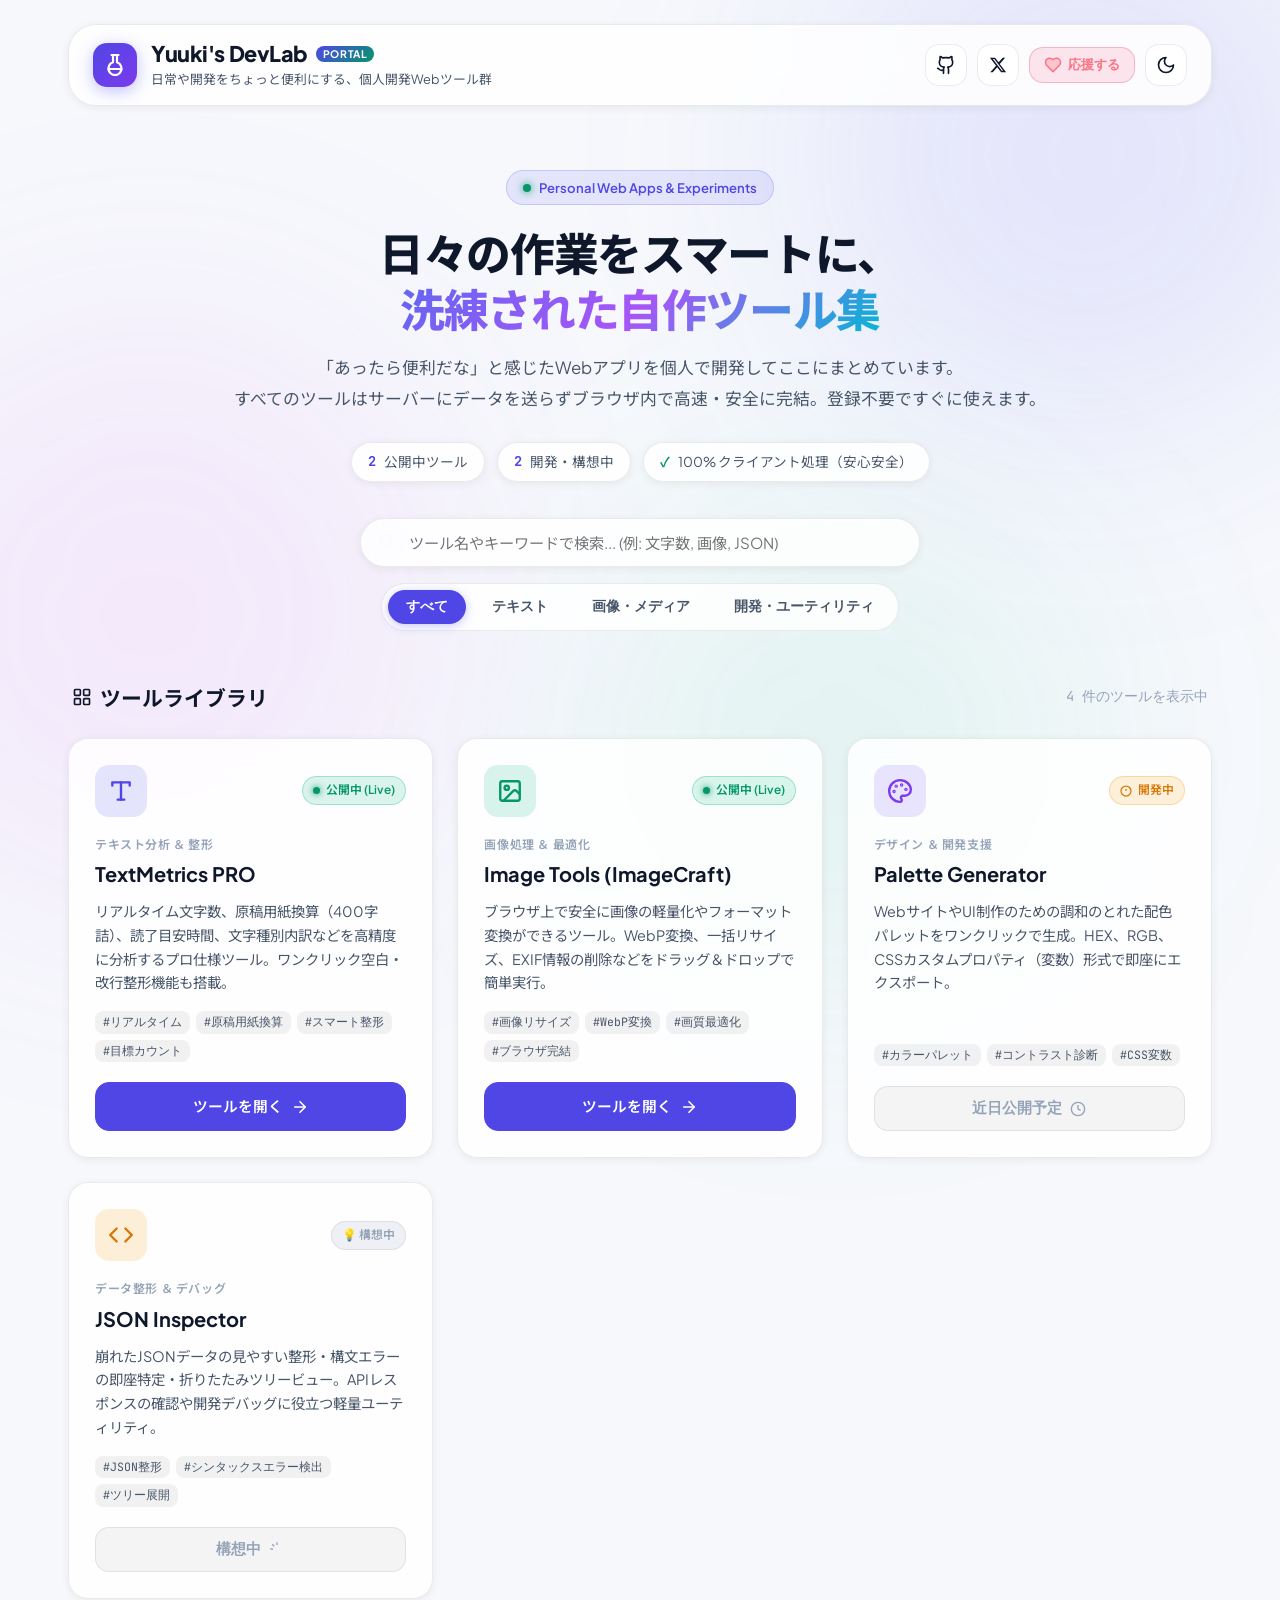
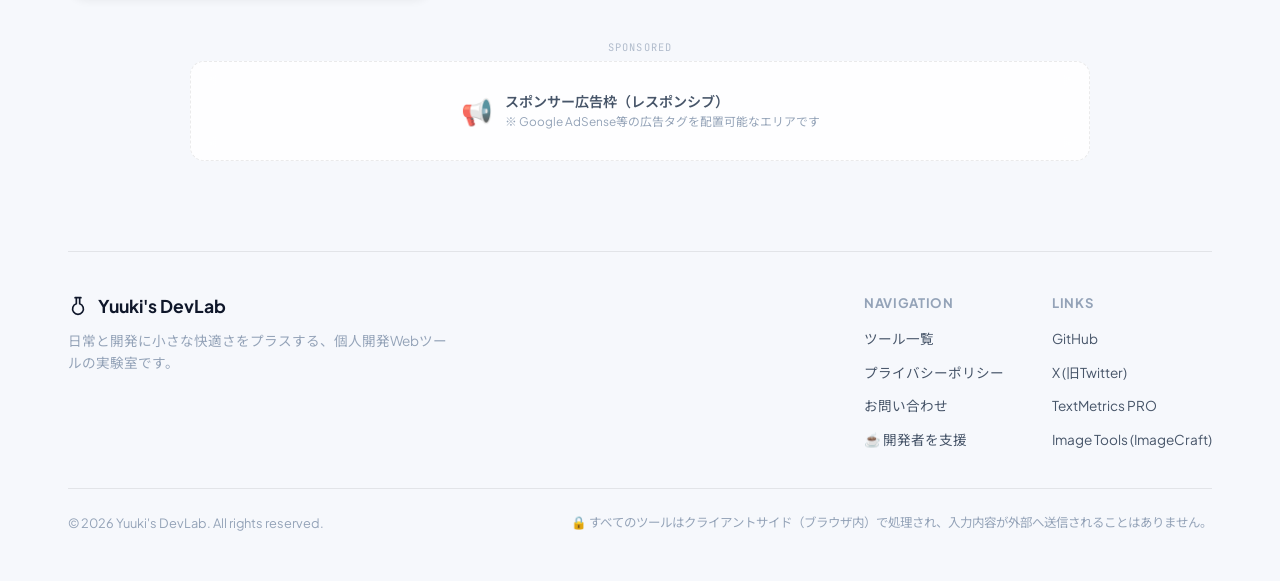
<file: index.html>
<!DOCTYPE html>
<html lang="ja" data-theme="dark">
<head>
  <meta charset="UTF-8">
  <meta name="viewport" content="width=device-width, initial-scale=1.0">
  <title>Yuuki's DevLab | 個人開発の便利ツール集ポータル</title>
  <meta name="description" content="日常や開発をちょっと便利にする、個人開発のWebツール群。洗練されたデザインと高機能を備えたブラウザ完結のツールラボ。">
  <!-- Google Fonts -->
  <link rel="preconnect" href="https://fonts.googleapis.com">
  <link rel="preconnect" href="https://fonts.gstatic.com" crossorigin>
  <link href="https://fonts.googleapis.com/css2?family=JetBrains+Mono:wght@400;600;700&family=Noto+Sans+JP:wght@400;500;600;700&family=Plus+Jakarta+Sans:wght@500;600;700;800&display=swap" rel="stylesheet">
  <link rel="stylesheet" href="style.css">
<meta name="google-site-verification" content="GxTN2By6KhoTDp12rL83b2ulbvjwBZQtI0Blq-E2fKA" />
</head>
<body>
  <!-- 背景アンビエントグロー -->
  <div class="bg-glow bg-glow-1"></div>
  <div class="bg-glow bg-glow-2"></div>
  <div class="bg-glow bg-glow-3"></div>

  <div class="portal-container">
    <!-- 1. ヘッダー -->
    <header class="portal-header">
      <div class="brand">
        <a href="#" class="brand-link">
          <div class="brand-icon">
            <svg width="24" height="24" viewBox="0 0 24 24" fill="none" stroke="currentColor" stroke-width="2.2" stroke-linecap="round" stroke-linejoin="round">
              <path d="M10 2v7.31M14 9.3V1.99M8.5 2h7M14 9.3a6.5 6.5 0 1 1-4 0"/>
              <path d="M5.52 16h12.96"/>
            </svg>
          </div>
          <div class="brand-text">
            <span class="brand-title">Yuuki's DevLab <span class="badge-lab">PORTAL</span></span>
            <span class="brand-subtitle">日常や開発をちょっと便利にする、個人開発Webツール群</span>
          </div>
        </a>
      </div>

      <div class="header-actions">
        <!-- GitHubリンク -->
        <a href="https://github.com/yuukiyuukiyuukiyuuki/Yuuki-s-DevLab" target="_blank" rel="noopener noreferrer" class="icon-btn" aria-label="GitHub" title="GitHubリポジトリ">
          <svg width="20" height="20" viewBox="0 0 24 24" fill="none" stroke="currentColor" stroke-width="2" stroke-linecap="round" stroke-linejoin="round">
            <path d="M15 22v-4a4.8 4.8 0 0 0-1-3.5c3 0 6-2 6-5.5.08-1.25-.27-2.48-1-3.5.28-1.15.28-2.35 0-3.5 0 0-1 0-3 1.5-2.64-.5-5.36-.5-8 0C6 2 5 2 5 2c-.3 1.15-.3 2.35 0 3.5A5.403 5.403 0 0 0 4 9c0 3.5 3 5.5 6 5.5-.39.49-.68 1.05-.85 1.65-.17.6-.22 1.23-.15 1.85v4"/>
            <path d="M9 18c-4.51 2-5-2-7-2"/>
          </svg>
        </a>

        <!-- X (旧Twitter) リンク -->
        <a href="https://x.com/yuuki963254" target="_blank" rel="noopener noreferrer" class="icon-btn" aria-label="X (旧Twitter)" title="公式X (Twitter) @yuuki963254">
          <svg width="18" height="18" viewBox="0 0 24 24" fill="currentColor">
            <path d="M18.244 2.25h3.308l-7.227 8.26 8.502 11.24H16.17l-5.214-6.817L4.99 21.75H1.68l7.73-8.835L1.254 2.25H8.08l4.713 6.231zm-1.161 17.52h1.833L7.084 4.126H5.117z"/>
          </svg>
        </a>

        <!-- 開発者支援（投げ銭）ボタン -->
        <button id="header-sponsor-btn" class="header-sponsor-btn" aria-label="開発者を支援" title="開発者を支援（投げ銭）">
          <svg width="18" height="18" viewBox="0 0 24 24" fill="none" stroke="currentColor" stroke-width="2" stroke-linecap="round" stroke-linejoin="round">
            <path d="M19 14c1.49-1.46 3-3.21 3-5.5A5.5 5.5 0 0 0 16.5 3c-1.76 0-3 .5-4.5 2-1.5-1.5-2.74-2-4.5-2A5.5 5.5 0 0 0 2 8.5c0 2.3 1.5 4.05 3 5.5l7 7Z"/>
          </svg>
          <span class="btn-text">応援する</span>
        </button>

        <!-- テーマ切り替えボタン -->
        <button id="theme-toggle" class="icon-btn" aria-label="テーマ切り替え" title="ダーク / ライトモード切り替え">
          <svg class="sun-icon" width="20" height="20" viewBox="0 0 24 24" fill="none" stroke="currentColor" stroke-width="2" stroke-linecap="round" stroke-linejoin="round">
            <circle cx="12" cy="12" r="4"/>
            <path d="M12 2v2"/><path d="M12 20v2"/>
            <path d="m4.93 4.93 1.41 1.41"/><path d="m17.66 17.66 1.41 1.41"/>
            <path d="M2 12h2"/><path d="M20 12h2"/>
            <path d="m6.34 17.66-1.41 1.41"/><path d="m19.07 4.93-1.41 1.41"/>
          </svg>
          <svg class="moon-icon" width="20" height="20" viewBox="0 0 24 24" fill="none" stroke="currentColor" stroke-width="2" stroke-linecap="round" stroke-linejoin="round">
            <path d="M12 3a6 6 0 0 0 9 9 9 9 0 1 1-9-9Z"/>
          </svg>
        </button>
      </div>
    </header>

    <!-- 2. ヒーローセクション -->
    <section class="hero-section">
      <div class="hero-badge">
        <span class="pulse-dot"></span>
        <span>Personal Web Apps & Experiments</span>
      </div>
      <h1 class="hero-title">
        日々の作業をスマートに、<br class="hero-br">
        <span class="gradient-text">洗練された自作ツール集</span>
      </h1>
      <p class="hero-description">
        「あったら便利だな」と感じたWebアプリを個人で開発してここにまとめています。<br>
        すべてのツールはサーバーにデータを送らずブラウザ内で高速・安全に完結。登録不要ですぐに使えます。
      </p>

      <!-- 統計ハイライトバッジ -->
      <div class="hero-stats">
        <div class="stat-pill">
          <span class="pill-number" id="count-live-tools">2</span>
          <span class="pill-label">公開中ツール</span>
        </div>
        <div class="stat-pill">
          <span class="pill-number" id="count-dev-tools">2</span>
          <span class="pill-label">開発・構想中</span>
        </div>
        <div class="stat-pill">
          <span class="pill-check">✓</span>
          <span class="pill-label">100% クライアント処理（安心安全）</span>
        </div>
      </div>

      <!-- 検索 ＆ カテゴリフィルターバー -->
      <div class="filter-wrapper">
        <div class="search-box">
          <svg class="search-icon" width="18" height="18" viewBox="0 0 24 24" fill="none" stroke="currentColor" stroke-width="2.2" stroke-linecap="round" stroke-linejoin="round">
            <circle cx="11" cy="11" r="8"/>
            <line x1="21" y1="21" x2="16.65" y2="16.65"/>
          </svg>
          <input type="text" id="tool-search" placeholder="ツール名やキーワードで検索... (例: 文字数, 画像, JSON)" aria-label="ツール検索">
          <button id="search-clear" class="search-clear hidden" aria-label="検索クリア">&times;</button>
        </div>

        <div class="category-tabs" role="tablist">
          <button class="tab-btn active" data-category="all">すべて</button>
          <button class="tab-btn" data-category="text">テキスト</button>
          <button class="tab-btn" data-category="media">画像・メディア</button>
          <button class="tab-btn" data-category="dev">開発・ユーティリティ</button>
        </div>
      </div>
    </section>

    <!-- 3. ツール一覧カードグリッド -->
    <main class="tools-section">
      <div class="section-header">
        <h2 class="section-title">
          <svg width="20" height="20" viewBox="0 0 24 24" fill="none" stroke="currentColor" stroke-width="2" stroke-linecap="round" stroke-linejoin="round">
            <rect width="7" height="7" x="3" y="3" rx="1"/>
            <rect width="7" height="7" x="14" y="3" rx="1"/>
            <rect width="7" height="7" x="14" y="14" rx="1"/>
            <rect width="7" height="7" x="3" y="14" rx="1"/>
          </svg>
          ツールライブラリ
        </h2>
        <span class="section-count" id="tools-count">全 4 件のツール</span>
      </div>

      <div class="tools-grid" id="tools-grid">
        <!-- カード1: TextMetrics PRO (公開中) -->
        <article class="tool-card live-card" data-category="text" data-keywords="文字数 カウント 原稿用紙 読了時間 テキスト整形 textmetrics 分析">
          <div class="card-glow"></div>
          <div class="card-header">
            <div class="tool-icon icon-indigo">
              <svg width="26" height="26" viewBox="0 0 24 24" fill="none" stroke="currentColor" stroke-width="2.2" stroke-linecap="round" stroke-linejoin="round">
                <path d="M4 7V4h16v3"/>
                <path d="M9 20h6"/>
                <path d="M12 4v16"/>
              </svg>
            </div>
            <div class="badge-status status-live">
              <span class="live-dot"></span>
              公開中 (Live)
            </div>
          </div>

          <div class="card-body">
            <div class="tool-category">テキスト分析 ＆ 整形</div>
            <h3 class="tool-name">TextMetrics PRO</h3>
            <p class="tool-desc">
              リアルタイム文字数、原稿用紙換算（400字詰）、読了目安時間、文字種別内訳などを高精度に分析するプロ仕様ツール。ワンクリック空白・改行整形機能も搭載。
            </p>
            <div class="tool-tags">
              <span class="tag">#リアルタイム</span>
              <span class="tag">#原稿用紙換算</span>
              <span class="tag">#スマート整形</span>
              <span class="tag">#目標カウント</span>
            </div>
          </div>

          <div class="card-footer">
            <a href="./tools/text-metrics/index.html" class="tool-link-btn" id="link-text-metrics">
              <span>ツールを開く</span>
              <svg width="18" height="18" viewBox="0 0 24 24" fill="none" stroke="currentColor" stroke-width="2.2" stroke-linecap="round" stroke-linejoin="round">
                <line x1="5" y1="12" x2="19" y2="12"/>
                <polyline points="12 5 19 12 12 19"/>
              </svg>
            </a>
          </div>
        </article>

        <!-- カード2: Image Tools (公開中) -->
        <article class="tool-card live-card" data-category="media" data-keywords="画像 リサイズ 変換 軽量化 webp png jpg 写真 compression imagecraft">
          <div class="card-glow"></div>
          <div class="card-header">
            <div class="tool-icon icon-emerald">
              <svg width="26" height="26" viewBox="0 0 24 24" fill="none" stroke="currentColor" stroke-width="2.2" stroke-linecap="round" stroke-linejoin="round">
                <rect width="18" height="18" x="3" y="3" rx="2" ry="2"/>
                <circle cx="9" cy="9" r="2"/>
                <path d="m21 15-3.086-3.086a2 2 0 0 0-2.828 0L6 21"/>
              </svg>
            </div>
            <div class="badge-status status-live">
              <span class="live-dot"></span>
              公開中 (Live)
            </div>
          </div>

          <div class="card-body">
            <div class="tool-category">画像処理 ＆ 最適化</div>
            <h3 class="tool-name">Image Tools (ImageCraft)</h3>
            <p class="tool-desc">
              ブラウザ上で安全に画像の軽量化やフォーマット変換ができるツール。WebP変換、一括リサイズ、EXIF情報の削除などをドラッグ＆ドロップで簡単実行。
            </p>
            <div class="tool-tags">
              <span class="tag">#画像リサイズ</span>
              <span class="tag">#WebP変換</span>
              <span class="tag">#画質最適化</span>
              <span class="tag">#ブラウザ完結</span>
            </div>
          </div>

          <div class="card-footer">
            <a href="./tools/image-tools/index.html" class="tool-link-btn" id="link-image-tools">
              <span>ツールを開く</span>
              <svg width="18" height="18" viewBox="0 0 24 24" fill="none" stroke="currentColor" stroke-width="2.2" stroke-linecap="round" stroke-linejoin="round">
                <line x1="5" y1="12" x2="19" y2="12"/>
                <polyline points="12 5 19 12 12 19"/>
              </svg>
            </a>
          </div>
        </article>

        <!-- カード3: Color Palette & Generator (開発・ユーティリティ) -->
        <article class="tool-card dev-card" data-category="dev" data-keywords="カラー 色 パレット css デザイン hex rgb generator">
          <div class="card-glow"></div>
          <div class="card-header">
            <div class="tool-icon icon-violet">
              <svg width="26" height="26" viewBox="0 0 24 24" fill="none" stroke="currentColor" stroke-width="2.2" stroke-linecap="round" stroke-linejoin="round">
                <circle cx="13.5" cy="6.5" r=".5" fill="currentColor"/>
                <circle cx="17.5" cy="10.5" r=".5" fill="currentColor"/>
                <circle cx="8.5" cy="7.5" r=".5" fill="currentColor"/>
                <circle cx="6.5" cy="12.5" r=".5" fill="currentColor"/>
                <path d="M12 2C6.5 2 2 6.5 2 12s4.5 10 10 10c.926 0 1.648-.746 1.648-1.688 0-.437-.18-.835-.437-1.125-.29-.289-.438-.652-.438-1.125a1.64 1.64 0 0 1 1.668-1.668h1.996c3.051 0 5.555-2.503 5.555-5.554C21.965 6.012 17.461 2 12 2z"/>
              </svg>
            </div>
            <div class="badge-status status-dev">
              <svg width="12" height="12" viewBox="0 0 24 24" fill="none" stroke="currentColor" stroke-width="2.5"><circle cx="12" cy="12" r="10"/><line x1="12" y1="8" x2="12" y2="12"/><line x1="12" y1="16" x2="12.01" y2="16"/></svg>
              開発中
            </div>
          </div>

          <div class="card-body">
            <div class="tool-category">デザイン ＆ 開発支援</div>
            <h3 class="tool-name">Palette Generator</h3>
            <p class="tool-desc">
              WebサイトやUI制作のための調和のとれた配色パレットをワンクリックで生成。HEX、RGB、CSSカスタムプロパティ（変数）形式で即座にエクスポート。
            </p>
            <div class="tool-tags">
              <span class="tag">#カラーパレット</span>
              <span class="tag">#コントラスト診断</span>
              <span class="tag">#CSS変数</span>
            </div>
          </div>

          <div class="card-footer">
            <button class="tool-link-btn disabled" disabled>
              <span>近日公開予定</span>
              <svg width="16" height="16" viewBox="0 0 24 24" fill="none" stroke="currentColor" stroke-width="2"><circle cx="12" cy="12" r="10"/><polyline points="12 6 12 12 16 14"/></svg>
            </button>
          </div>
        </article>

        <!-- カード4: JSON Inspector & Formatter (開発・ユーティリティ) -->
        <article class="tool-card dev-card" data-category="dev" data-keywords="json 整形 フォーマッター バリデータ diff 開発者 developer">
          <div class="card-glow"></div>
          <div class="card-header">
            <div class="tool-icon icon-amber">
              <svg width="26" height="26" viewBox="0 0 24 24" fill="none" stroke="currentColor" stroke-width="2.2" stroke-linecap="round" stroke-linejoin="round">
                <polyline points="16 18 22 12 16 6"/>
                <polyline points="8 6 2 12 8 18"/>
              </svg>
            </div>
            <div class="badge-status status-concept">
              💡 構想中
            </div>
          </div>

          <div class="card-body">
            <div class="tool-category">データ整形 ＆ デバッグ</div>
            <h3 class="tool-name">JSON Inspector</h3>
            <p class="tool-desc">
              崩れたJSONデータの見やすい整形・構文エラーの即座特定・折りたたみツリービュー。APIレスポンスの確認や開発デバッグに役立つ軽量ユーティリティ。
            </p>
            <div class="tool-tags">
              <span class="tag">#JSON整形</span>
              <span class="tag">#シンタックスエラー検出</span>
              <span class="tag">#ツリー展開</span>
            </div>
          </div>

          <div class="card-footer">
            <button class="tool-link-btn disabled" disabled>
              <span>構想中</span>
              <svg width="16" height="16" viewBox="0 0 24 24" fill="none" stroke="currentColor" stroke-width="2"><path d="M12 2v4"/><path d="m4.93 4.93 2.83 2.83"/><path d="M2 12h4"/></svg>
            </button>
          </div>
        </article>
      </div>

      <!-- 検索ヒットなしの場合の表示 -->
      <div id="no-results" class="no-results hidden">
        <div class="no-results-icon">🔍</div>
        <h3>該当するツールが見つかりませんでした</h3>
        <p>キーワードを変えて検索するか、カテゴリの絞り込みを解除してみてください。</p>
        <button id="reset-filter-btn" class="reset-filter-btn">フィルターをリセット</button>
      </div>

      <!-- 広告スペース（Google AdSense / スポンサーリンク プレースホルダー） -->
      <section class="ad-container" aria-label="スポンサーリンク">
        <div class="ad-label">SPONSORED</div>
        <div class="ad-slot ad-responsive">
          <script async src="https://pagead2.googlesyndication.com/pagead/js/adsbygoogle.js?client=ca-pub-8373706753047453"
     crossorigin="anonymous"></script>
          <div class="ad-mock">
            <span class="ad-mock-icon">📢</span>
            <div class="ad-mock-text">
              <span class="ad-mock-title">スポンサー広告枠（レスポンシブ）</span>
              <span class="ad-mock-desc">※ Google AdSense等の広告タグを配置可能なエリアです</span>
            </div>
          </div>
        </div>
      </section>
    </main>

    <!-- 4. フッター -->
    <footer class="portal-footer">
      <div class="footer-top">
        <div class="footer-brand">
          <div class="footer-logo">
            <svg width="20" height="20" viewBox="0 0 24 24" fill="none" stroke="currentColor" stroke-width="2" stroke-linecap="round" stroke-linejoin="round">
              <path d="M10 2v7.31M14 9.3V1.99M8.5 2h7M14 9.3a6.5 6.5 0 1 1-4 0"/>
            </svg>
            <span>Yuuki's DevLab</span>
          </div>
          <p class="footer-desc">
            日常と開発に小さな快適さをプラスする、個人開発Webツールの実験室です。
          </p>
        </div>

        <nav class="footer-nav">
          <div class="nav-group">
            <h4 class="nav-title">Navigation</h4>
            <ul class="nav-list">
              <li><a href="#tools-grid">ツール一覧</a></li>
              <li><a href="#" id="modal-policy-link">プライバシーポリシー</a></li>
              <li><a href="#" id="modal-contact-link">お問い合わせ</a></li>
              <li><a href="#" id="modal-support-link">☕ 開発者を支援</a></li>
            </ul>
          </div>
          <div class="nav-group">
            <h4 class="nav-title">Links</h4>
            <ul class="nav-list">
              <li><a href="https://github.com/yuukiyuukiyuukiyuuki/Yuuki-s-DevLab" target="_blank" rel="noopener noreferrer">GitHub</a></li>
              <li><a href="https://x.com/yuuki963254" target="_blank" rel="noopener noreferrer">X (旧Twitter)</a></li>
              <li><a href="./tools/text-metrics/index.html">TextMetrics PRO</a></li>
              <li><a href="./tools/image-tools/index.html">Image Tools (ImageCraft)</a></li>
            </ul>
          </div>
        </nav>
      </div>

      <div class="footer-bottom">
        <p class="copyright">&copy; 2026 Yuuki's DevLab. All rights reserved.</p>
        <p class="privacy-note">🔒 すべてのツールはクライアントサイド（ブラウザ内）で処理され、入力内容が外部へ送信されることはありません。</p>
      </div>
    </footer>
  </div>

  <!-- モーダル（プライバシーポリシー & お問い合わせ用） -->
  <div id="modal-backdrop" class="modal-backdrop hidden">
    <div class="modal-card">
      <div class="modal-header">
        <h3 id="modal-title">プライバシーポリシー</h3>
        <button id="modal-close" class="modal-close-btn" aria-label="閉じる">&times;</button>
      </div>
      <div class="modal-content" id="modal-content">
        <!-- 動的コンテンツ挿入 -->
      </div>
    </div>
  </div>

  <!-- トースト通知 -->
  <div id="toast" class="toast hidden" role="status" aria-live="polite">
    <span class="toast-icon">✓</span>
    <span class="toast-msg" id="toast-msg">通知メッセージ</span>
  </div>

  <script src="script.js"></script>
</body>
</html>
</file>
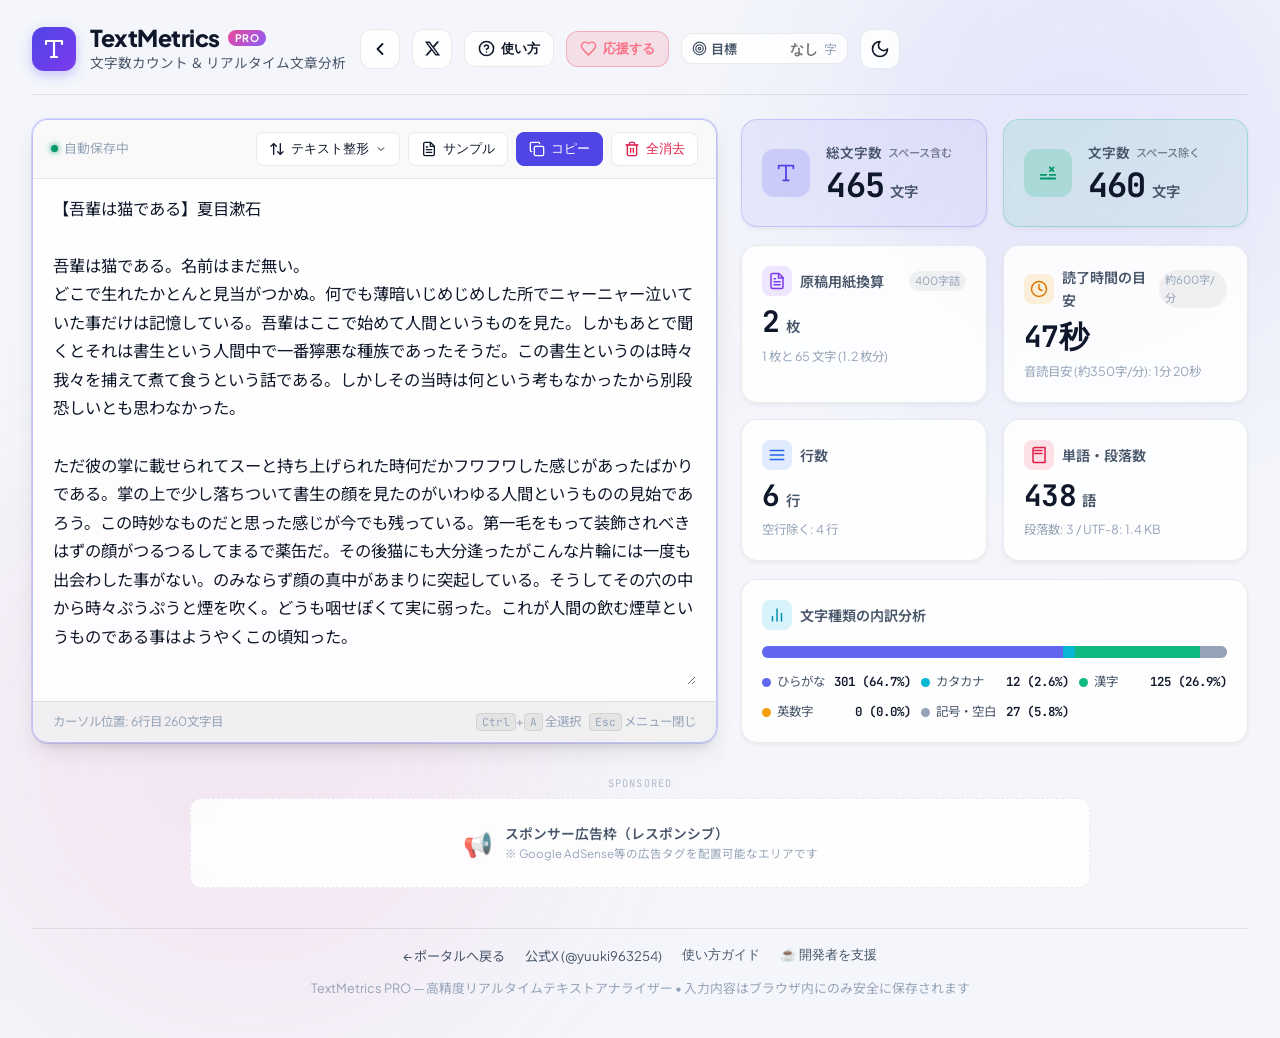
<file: tools/text-metrics/index.html>
<!DOCTYPE html>
<html lang="ja" data-theme="dark">
<head>
  <meta charset="UTF-8">
  <meta name="viewport" content="width=device-width, initial-scale=1.0">
  <title>TextMetrics | 洗練されたリアルタイム文字数カウント＆文章分析</title>
  <meta name="description" content="リアルタイムで文字数・スペース除外文字数・原稿用紙換算・読了目安時間などを高精度に分析するモダンなWebツールです。">
  <!-- Google Fonts -->
  <link rel="preconnect" href="https://fonts.googleapis.com">
  <link rel="preconnect" href="https://fonts.gstatic.com" crossorigin>
  <link href="https://fonts.googleapis.com/css2?family=JetBrains+Mono:wght@400;600;700&family=Noto+Sans+JP:wght@400;500;600;700&family=Plus+Jakarta+Sans:wght@500;600;700;800&display=swap" rel="stylesheet">
  <link rel="stylesheet" href="style.css">
</head>
<body>
  <!-- 背景デコレーション -->
  <div class="bg-glow bg-glow-1"></div>
  <div class="bg-glow bg-glow-2"></div>

  <div class="app-container">
    <!-- ヘッダー -->
    <header class="app-header">
      <div class="brand">
        <div class="brand-icon">
          <svg width="24" height="24" viewBox="0 0 24 24" fill="none" stroke="currentColor" stroke-width="2.2" stroke-linecap="round" stroke-linejoin="round">
            <path d="M4 7V4h16v3"/>
            <path d="M9 20h6"/>
            <path d="M12 4v16"/>
          </svg>
        </div>
        <div class="brand-text">
          <h1 class="brand-title">TextMetrics <span class="badge-pro">PRO</span></h1>
          <p class="brand-subtitle">文字数カウント ＆ リアルタイム文章分析</p>
        </div>
      <div class="header-actions">
        <!-- ポータルへ戻るリンク -->
        <a href="../../index.html" class="icon-btn" aria-label="ポータルに戻る" title="ポータルに戻る">
          <svg width="20" height="20" viewBox="0 0 24 24" fill="none" stroke="currentColor" stroke-width="2.2" stroke-linecap="round" stroke-linejoin="round">
            <polyline points="15 18 9 12 15 6"/>
          </svg>
        </a>

        <!-- 開発者公式X (Twitter) リンク -->
        <a href="https://x.com/yuuki963254" target="_blank" rel="noopener noreferrer" class="icon-btn" aria-label="開発者公式X (Twitter)" title="開発者公式X (Twitter)">
          <svg width="17" height="17" viewBox="0 0 24 24" fill="currentColor">
            <path d="M18.244 2.25h3.308l-7.227 8.26 8.502 11.24H16.17l-5.214-6.817L4.99 21.75H1.68l7.73-8.835L1.254 2.25H8.08l4.713 6.231zm-1.161 17.52h1.833L7.084 4.126H5.117z"/>
          </svg>
        </a>

        <!-- 使い方ガイドボタン -->
        <button id="guide-toggle" class="header-guide-btn" aria-label="使い方ガイド" title="使い方ガイドを表示">
          <svg width="17" height="17" viewBox="0 0 24 24" fill="none" stroke="currentColor" stroke-width="2.2" stroke-linecap="round" stroke-linejoin="round">
            <circle cx="12" cy="12" r="10"/>
            <path d="M9.09 9a3 3 0 0 1 5.83 1c0 2-3 3-3 3"/>
            <line x1="12" y1="17" x2="12.01" y2="17"/>
          </svg>
          <span class="btn-text">使い方</span>
        </button>

        <!-- 開発者支援（投げ銭）ボタン -->
        <button id="support-toggle" class="header-sponsor-btn" aria-label="開発者を支援" title="開発者を支援（投げ銭）">
          <svg width="17" height="17" viewBox="0 0 24 24" fill="none" stroke="currentColor" stroke-width="2" stroke-linecap="round" stroke-linejoin="round">
            <path d="M19 14c1.49-1.46 3-3.21 3-5.5A5.5 5.5 0 0 0 16.5 3c-1.76 0-3 .5-4.5 2-1.5-1.5-2.74-2-4.5-2A5.5 5.5 0 0 0 2 8.5c0 2.3 1.5 4.05 3 5.5l7 7Z"/>
          </svg>
          <span class="btn-text">応援する</span>
        </button>

        <!-- 目標文字数設定クイックボタン -->
        <div class="target-control">
          <label for="target-input" class="target-label">
            <svg width="15" height="15" viewBox="0 0 24 24" fill="none" stroke="currentColor" stroke-width="2" stroke-linecap="round" stroke-linejoin="round">
              <circle cx="12" cy="12" r="10"/>
              <circle cx="12" cy="12" r="6"/>
              <circle cx="12" cy="12" r="2"/>
            </svg>
            目標
          </label>
          <input type="number" id="target-input" min="0" step="100" placeholder="なし" class="target-input" aria-label="目標文字数">
          <span class="target-unit">字</span>
        </div>

        <!-- テーマ切り替えボタン -->
        <button id="theme-toggle" class="icon-btn" aria-label="テーマ切り替え" title="ダーク / ライトモード切り替え">
          <svg class="sun-icon" width="20" height="20" viewBox="0 0 24 24" fill="none" stroke="currentColor" stroke-width="2" stroke-linecap="round" stroke-linejoin="round">
            <circle cx="12" cy="12" r="4"/>
            <path d="M12 2v2"/><path d="M12 20v2"/>
            <path d="m4.93 4.93 1.41 1.41"/><path d="m17.66 17.66 1.41 1.41"/>
            <path d="M2 12h2"/><path d="M20 12h2"/>
            <path d="m6.34 17.66-1.41 1.41"/><path d="m19.07 4.93-1.41 1.41"/>
          </svg>
          <svg class="moon-icon" width="20" height="20" viewBox="0 0 24 24" fill="none" stroke="currentColor" stroke-width="2" stroke-linecap="round" stroke-linejoin="round">
            <path d="M12 3a6 6 0 0 0 9 9 9 9 0 1 1-9-9Z"/>
          </svg>
        </button>
      </div>
    </header>

    <!-- 目標プログレスバー（目標が設定されているときのみ表示） -->
    <div id="target-progress-bar-container" class="target-progress-container hidden">
      <div class="progress-info">
        <span class="progress-label" id="progress-text">目標達成度: 0% (0 / 1,000字)</span>
        <span class="progress-diff" id="progress-diff">残り 1,000字</span>
      </div>
      <div class="progress-track">
        <div class="progress-fill" id="progress-fill" style="width: 0%;"></div>
      </div>
    </div>

    <!-- メインコンテンツグリッド -->
    <main class="main-layout">
      <!-- 左ペイン：エディタエリア -->
      <section class="editor-section">
        <div class="editor-card">
          <!-- エディタツールバー -->
          <div class="editor-toolbar">
            <div class="toolbar-left">
              <span class="editor-status" id="save-status">
                <span class="status-dot"></span> 自動保存中
              </span>
            </div>
            <div class="toolbar-actions">
              <!-- 整形ドロップダウンメニュー -->
              <div class="dropdown-wrapper">
                <button id="format-menu-btn" class="toolbar-btn" aria-haspopup="true" aria-expanded="false" title="テキスト整形オプション">
                  <svg width="16" height="16" viewBox="0 0 24 24" fill="none" stroke="currentColor" stroke-width="2" stroke-linecap="round" stroke-linejoin="round">
                    <path d="m21 16-4 4-4-4"/>
                    <path d="M17 20V4"/>
                    <path d="m3 8 4-4 4 4"/>
                    <path d="M7 4v16"/>
                  </svg>
                  <span>テキスト整形</span>
                  <svg class="caret" width="12" height="12" viewBox="0 0 24 24" fill="none" stroke="currentColor" stroke-width="2"><path d="m6 9 6 6 6-6"/></svg>
                </button>
                <div id="format-menu" class="dropdown-menu hidden">
                  <button type="button" class="dropdown-item" id="btn-clean-smart">
                    <span class="item-title">✨ スマート整形（おすすめ）</span>
                    <span class="item-desc">連続空白・連続空行・行末スペースを整理</span>
                  </button>
                  <button type="button" class="dropdown-item" id="btn-remove-all-spaces">
                    <span class="item-title">␣ 全てのスペースを除去</span>
                    <span class="item-desc">全角・半角スペースを完全に削除</span>
                  </button>
                  <button type="button" class="dropdown-item" id="btn-remove-empty-lines">
                    <span class="item-title">⏎ 空行をすべて削除</span>
                    <span class="item-desc">改行のみの行を削除して詰める</span>
                  </button>
                  <button type="button" class="dropdown-item" id="btn-trim-lines">
                    <span class="item-title">✂️ 各行の前後の空白を削除</span>
                    <span class="item-desc">各行のインデントや末尾空白をトリム</span>
                  </button>
                  <button type="button" class="dropdown-item" id="btn-to-hankaku-alphanumeric">
                    <span class="item-title">🔤 英数記号を半角に統一</span>
                    <span class="item-desc">全角英数を半角に変換</span>
                  </button>
                </div>
              </div>

              <!-- サンプルテキスト挿入 -->
              <button id="btn-sample" class="toolbar-btn secondary" title="テスト用サンプル文章を読み込む">
                <svg width="16" height="16" viewBox="0 0 24 24" fill="none" stroke="currentColor" stroke-width="2" stroke-linecap="round" stroke-linejoin="round">
                  <path d="M14 2H6a2 2 0 0 0-2 2v16a2 2 0 0 0 2 2h12a2 2 0 0 0 2-2V8z"/>
                  <polyline points="14 2 14 8 20 8"/>
                  <line x1="16" y1="13" x2="8" y2="13"/>
                  <line x1="16" y1="17" x2="8" y2="17"/>
                  <polyline points="10 9 9 9 8 9"/>
                </svg>
                <span>サンプル</span>
              </button>

              <!-- コピーボタン -->
              <button id="btn-copy" class="toolbar-btn primary" title="テキストをクリップボードにコピー">
                <svg width="16" height="16" viewBox="0 0 24 24" fill="none" stroke="currentColor" stroke-width="2" stroke-linecap="round" stroke-linejoin="round">
                  <rect width="14" height="14" x="8" y="8" rx="2" ry="2"/>
                  <path d="M4 16c-1.1 0-2-.9-2-2V4c0-1.1.9-2 2-2h10c1.1 0 2 .9 2 2"/>
                </svg>
                <span>コピー</span>
              </button>

              <!-- 全消去ボタン -->
              <button id="btn-clear" class="toolbar-btn danger" title="テキストをすべて消去">
                <svg width="16" height="16" viewBox="0 0 24 24" fill="none" stroke="currentColor" stroke-width="2" stroke-linecap="round" stroke-linejoin="round">
                  <path d="M3 6h18"/>
                  <path d="M19 6v14c0 1-1 2-2 2H7c-1 0-2-1-2-2V6"/>
                  <path d="M8 6V4c0-1 1-2 2-2h4c1 0 2 1 2 2v2"/>
                  <line x1="10" y1="11" x2="10" y2="17"/>
                  <line x1="14" y1="11" x2="14" y2="17"/>
                </svg>
                <span>全消去</span>
              </button>
            </div>
          </div>

          <!-- テキスト入力エリア -->
          <div class="textarea-wrapper">
            <textarea
              id="main-textarea"
              class="main-textarea"
              placeholder="ここに文章を入力またはペーストしてください... リアルタイムで文字数や構成を詳細に分析します。"
              spellcheck="false"
              autofocus
            ></textarea>
          </div>

          <!-- フッターミニ情報 -->
          <div class="editor-footer">
            <div class="cursor-info" id="cursor-pos">カーソル位置: 1行目 1文字目</div>
            <div class="footer-shortcuts">
              <span class="shortcut-tag"><kbd>Ctrl</kbd>+<kbd>A</kbd> 全選択</span>
              <span class="shortcut-tag"><kbd>Esc</kbd> メニュー閉じ</span>
            </div>
          </div>
        </div>
      </section>

      <!-- 右ペイン：分析カード・統計エリア -->
      <section class="analytics-section">
        <!-- 主要カード：総文字数 & スペース除外 -->
        <div class="stats-hero-grid">
          <div class="stat-card hero-card primary-gradient">
            <div class="card-icon">
              <svg width="22" height="22" viewBox="0 0 24 24" fill="none" stroke="currentColor" stroke-width="2" stroke-linecap="round" stroke-linejoin="round">
                <polyline points="4 7 4 4 20 4 20 7"/>
                <line x1="9" y1="20" x2="15" y2="20"/>
                <line x1="12" y1="4" x2="12" y2="20"/>
              </svg>
            </div>
            <div class="stat-content">
              <span class="stat-label">総文字数 <span class="badge-sub">スペース含む</span></span>
              <div class="stat-value-group">
                <span class="stat-value" id="count-total">0</span>
                <span class="stat-unit">文字</span>
              </div>
            </div>
          </div>

          <div class="stat-card hero-card emerald-gradient">
            <div class="card-icon">
              <svg width="22" height="22" viewBox="0 0 24 24" fill="none" stroke="currentColor" stroke-width="2" stroke-linecap="round" stroke-linejoin="round">
                <path d="M4 14h6"/>
                <path d="M4 18h10"/>
                <path d="M14 14h6"/>
                <path d="M14 18h6"/>
                <path d="m14 6 4 4"/>
                <path d="m18 6-4 4"/>
              </svg>
            </div>
            <div class="stat-content">
              <span class="stat-label">文字数 <span class="badge-sub">スペース除く</span></span>
              <div class="stat-value-group">
                <span class="stat-value" id="count-no-space">0</span>
                <span class="stat-unit">文字</span>
              </div>
            </div>
          </div>
        </div>

        <!-- 2段目：行数・原稿用紙換算・読了時間 -->
        <div class="stats-secondary-grid">
          <!-- 原稿用紙換算カード -->
          <div class="stat-card">
            <div class="card-header-compact">
              <div class="card-mini-icon violet">
                <svg width="18" height="18" viewBox="0 0 24 24" fill="none" stroke="currentColor" stroke-width="2" stroke-linecap="round" stroke-linejoin="round">
                  <path d="M14.5 2H6a2 2 0 0 0-2 2v16a2 2 0 0 0 2 2h12a2 2 0 0 0 2-2V7.5L14.5 2z"/>
                  <polyline points="14 2 14 8 20 8"/>
                  <path d="M8 13h8"/>
                  <path d="M8 17h8"/>
                  <path d="M8 9h2"/>
                </svg>
              </div>
              <span class="card-title">原稿用紙換算</span>
              <span class="card-badge">400字詰</span>
            </div>
            <div class="stat-value-group mt-2">
              <span class="stat-value lg" id="count-manuscript-sheets">0</span>
              <span class="stat-unit">枚</span>
            </div>
            <div class="stat-detail" id="count-manuscript-detail">
              0 枚と 0 文字 (0.0 枚分)
            </div>
          </div>

          <!-- 読了時間カード -->
          <div class="stat-card">
            <div class="card-header-compact">
              <div class="card-mini-icon amber">
                <svg width="18" height="18" viewBox="0 0 24 24" fill="none" stroke="currentColor" stroke-width="2" stroke-linecap="round" stroke-linejoin="round">
                  <circle cx="12" cy="12" r="10"/>
                  <polyline points="12 6 12 12 16 14"/>
                </svg>
              </div>
              <span class="card-title">読了時間の目安</span>
              <span class="card-badge">約600字/分</span>
            </div>
            <div class="stat-value-group mt-2">
              <span class="stat-value lg" id="count-read-time">0秒</span>
            </div>
            <div class="stat-detail" id="count-speak-time">
              音読目安 (約350字/分): 0秒
            </div>
          </div>

          <!-- 行数カード -->
          <div class="stat-card">
            <div class="card-header-compact">
              <div class="card-mini-icon blue">
                <svg width="18" height="18" viewBox="0 0 24 24" fill="none" stroke="currentColor" stroke-width="2" stroke-linecap="round" stroke-linejoin="round">
                  <line x1="3" y1="6" x2="21" y2="6"/>
                  <line x1="3" y1="12" x2="21" y2="12"/>
                  <line x1="3" y1="18" x2="21" y2="18"/>
                </svg>
              </div>
              <span class="card-title">行数</span>
            </div>
            <div class="stat-value-group mt-2">
              <span class="stat-value lg" id="count-lines">0</span>
              <span class="stat-unit">行</span>
            </div>
            <div class="stat-detail" id="count-lines-detail">
              空行除く: 0 行
            </div>
          </div>

          <!-- 単語数 & 段落数カード -->
          <div class="stat-card">
            <div class="card-header-compact">
              <div class="card-mini-icon rose">
                <svg width="18" height="18" viewBox="0 0 24 24" fill="none" stroke="currentColor" stroke-width="2" stroke-linecap="round" stroke-linejoin="round">
                  <path d="M4 19.5v-15A2.5 2.5 0 0 1 6.5 2H20v20H6.5a2.5 2.5 0 0 1-2.5-2.5Z"/>
                  <path d="M6 6h10"/>
                  <path d="M6 10h10"/>
                </svg>
              </div>
              <span class="card-title">単語・段落数</span>
            </div>
            <div class="stat-value-group mt-2">
              <span class="stat-value lg" id="count-words">0</span>
              <span class="stat-unit">語</span>
            </div>
            <div class="stat-detail" id="count-paragraphs">
              段落数: 0 / UTF-8: 0 Byte
            </div>
          </div>
        </div>

        <!-- 3段目：文字種別の詳細内訳バーチャート -->
        <div class="stat-card breakdown-card">
          <div class="card-header-compact">
            <div class="card-mini-icon cyan">
              <svg width="18" height="18" viewBox="0 0 24 24" fill="none" stroke="currentColor" stroke-width="2" stroke-linecap="round" stroke-linejoin="round">
                <line x1="18" y1="20" x2="18" y2="10"/>
                <line x1="12" y1="20" x2="12" y2="4"/>
                <line x1="6" y1="20" x2="6" y2="14"/>
              </svg>
            </div>
            <span class="card-title">文字種類の内訳分析</span>
          </div>

          <!-- マルチカラープログレスバー -->
          <div class="breakdown-bar-track" id="breakdown-bar">
            <div class="bar-segment hiragana" id="bar-hiragana" style="width: 0%;" title="ひらがな"></div>
            <div class="bar-segment katakana" id="bar-katakana" style="width: 0%;" title="カタカナ"></div>
            <div class="bar-segment kanji" id="bar-kanji" style="width: 0%;" title="漢字"></div>
            <div class="bar-segment latin" id="bar-latin" style="width: 0%;" title="英数字"></div>
            <div class="bar-segment other" id="bar-other" style="width: 0%;" title="記号・空白・その他"></div>
          </div>

          <!-- 内訳凡例バッジ -->
          <div class="breakdown-legend">
            <div class="legend-item">
              <span class="legend-indicator hiragana"></span>
              <span class="legend-name">ひらがな</span>
              <span class="legend-count" id="count-hiragana">0 (0%)</span>
            </div>
            <div class="legend-item">
              <span class="legend-indicator katakana"></span>
              <span class="legend-name">カタカナ</span>
              <span class="legend-count" id="count-katakana">0 (0%)</span>
            </div>
            <div class="legend-item">
              <span class="legend-indicator kanji"></span>
              <span class="legend-name">漢字</span>
              <span class="legend-count" id="count-kanji">0 (0%)</span>
            </div>
            <div class="legend-item">
              <span class="legend-indicator latin"></span>
              <span class="legend-name">英数字</span>
              <span class="legend-count" id="count-latin">0 (0%)</span>
            </div>
            <div class="legend-item">
              <span class="legend-indicator other"></span>
              <span class="legend-name">記号・空白</span>
              <span class="legend-count" id="count-other">0 (0%)</span>
            </div>
          </div>
        </div>
      </section>
    </main>

    <!-- 広告スペース（Google AdSense / スポンサーリンク プレースホルダー） -->
    <section class="ad-container" aria-label="スポンサーリンク">
      <div class="ad-label">SPONSORED</div>
      <div class="ad-slot ad-responsive">
        <script async src="https://pagead2.googlesyndication.com/pagead/js/adsbygoogle.js?client=ca-pub-8373706753047453"
     crossorigin="anonymous"></script>
        <div class="ad-mock">
          <span class="ad-mock-icon">📢</span>
          <div class="ad-mock-text">
            <span class="ad-mock-title">スポンサー広告枠（レスポンシブ）</span>
            <span class="ad-mock-desc">※ Google AdSense等の広告タグを配置可能なエリアです</span>
          </div>
        </div>
      </div>
    </section>

    <!-- フッター -->
    <footer class="app-footer">
      <div class="app-footer-nav">
        <a href="../../index.html">← ポータルへ戻る</a>
        <a href="https://x.com/yuuki963254" target="_blank" rel="noopener noreferrer" class="footer-link-btn">公式X (@yuuki963254)</a>
        <button type="button" class="footer-link-btn" id="footer-guide-btn">使い方ガイド</button>
        <button type="button" class="footer-link-btn" id="footer-support-btn">☕ 開発者を支援</button>
      </div>
      <p>TextMetrics PRO — 高精度リアルタイムテキストアナライザー &bull; 入力内容はブラウザ内にのみ安全に保存されます</p>
    </footer>
  </div>

  <!-- モーダルウィンドウ（使い方ガイド / 開発者支援） -->
  <div id="modal-backdrop" class="modal-backdrop hidden">
    <div class="modal-card">
      <div class="modal-header">
        <h3 id="modal-title">モーダルタイトル</h3>
        <button id="modal-close" class="modal-close-btn" aria-label="閉じる">&times;</button>
      </div>
      <div class="modal-content" id="modal-content">
        <!-- 動的コンテンツ挿入 -->
      </div>
    </div>
  </div>

  <!-- トースト通知 -->
  <div id="toast" class="toast hidden" role="status" aria-live="polite">
    <span class="toast-icon">✓</span>
    <span class="toast-msg" id="toast-msg">クリップボードにコピーしました</span>
  </div>

  <script src="script.js"></script>
</body>
</html>
</file>
<file: style.css>
/* ==========================================================================
   Yuuki's DevLab Portal - Modern Glassmorphic Stylesheet
   ========================================================================== */

/* --------------------------------------------------------------------------
   CSS Variables & Themes
   -------------------------------------------------------------------------- */
:root {
  --font-sans: 'Plus Jakarta Sans', 'Noto Sans JP', -apple-system, BlinkMacSystemFont, sans-serif;
  --font-mono: 'JetBrains Mono', monospace;

  --trans-fast: 0.15s cubic-bezier(0.4, 0, 0.2, 1);
  --trans-base: 0.25s cubic-bezier(0.4, 0, 0.2, 1);
  --trans-spring: 0.4s cubic-bezier(0.175, 0.885, 0.32, 1.275);

  --radius-sm: 8px;
  --radius-md: 14px;
  --radius-lg: 20px;
  --radius-xl: 28px;
  --radius-full: 9999px;

  --shadow-sm: 0 2px 8px rgba(0, 0, 0, 0.06);
  --shadow-md: 0 8px 24px rgba(0, 0, 0, 0.1);
  --shadow-lg: 0 16px 36px rgba(0, 0, 0, 0.16);
}

/* Dark Theme (Default) */
[data-theme="dark"] {
  --bg-app: #080c14;
  --bg-card: rgba(15, 23, 42, 0.65);
  --bg-card-hover: rgba(23, 33, 56, 0.85);
  --bg-card-solid: #0f172a;
  --bg-input: rgba(15, 23, 42, 0.85);

  --border-color: rgba(255, 255, 255, 0.08);
  --border-color-hover: rgba(255, 255, 255, 0.2);
  --border-glow: rgba(99, 102, 241, 0.3);

  --text-main: #f8fafc;
  --text-muted: #94a3b8;
  --text-dim: #64748b;

  --accent-primary: #6366f1;
  --accent-primary-hover: #4f46e5;
  --accent-emerald: #10b981;
  --accent-violet: #8b5cf6;
  --accent-amber: #f59e0b;
  --accent-cyan: #06b6d4;

  --glow-1: rgba(99, 102, 241, 0.18);
  --glow-2: rgba(139, 92, 246, 0.15);
  --glow-3: rgba(16, 185, 129, 0.12);

  --tag-bg: rgba(255, 255, 255, 0.06);
  --tag-color: #cbd5e1;
  --modal-bg: rgba(15, 23, 42, 0.95);
}

/* Light Theme */
[data-theme="light"] {
  --bg-app: #f6f8fc;
  --bg-card: rgba(255, 255, 255, 0.85);
  --bg-card-hover: rgba(255, 255, 255, 0.98);
  --bg-card-solid: #ffffff;
  --bg-input: #ffffff;

  --border-color: rgba(0, 0, 0, 0.08);
  --border-color-hover: rgba(0, 0, 0, 0.18);
  --border-glow: rgba(79, 70, 229, 0.25);

  --text-main: #0f172a;
  --text-muted: #475569;
  --text-dim: #94a3b8;

  --accent-primary: #4f46e5;
  --accent-primary-hover: #4338ca;
  --accent-emerald: #059669;
  --accent-violet: #7c3aed;
  --accent-amber: #d97706;
  --accent-cyan: #0891b2;

  --glow-1: rgba(99, 102, 241, 0.12);
  --glow-2: rgba(217, 70, 239, 0.08);
  --glow-3: rgba(16, 185, 129, 0.08);

  --tag-bg: rgba(0, 0, 0, 0.05);
  --tag-color: #475569;
  --modal-bg: rgba(255, 255, 255, 0.98);
}

/* --------------------------------------------------------------------------
   Resets & Base Styles
   -------------------------------------------------------------------------- */
* {
  box-sizing: border-box;
  margin: 0;
  padding: 0;
}

html {
  scroll-behavior: smooth;
}

body {
  font-family: var(--font-sans);
  background-color: var(--bg-app);
  color: var(--text-main);
  min-height: 100vh;
  line-height: 1.6;
  position: relative;
  overflow-x: hidden;
  transition: background-color var(--trans-base), color var(--trans-base);
  -webkit-font-smoothing: antialiased;
}

/* Ambient Glow Orbs */
.bg-glow {
  position: fixed;
  border-radius: 50%;
  filter: blur(120px);
  pointer-events: none;
  z-index: 0;
  transition: background var(--trans-base);
}

.bg-glow-1 {
  top: -120px;
  right: -80px;
  width: 550px;
  height: 550px;
  background: var(--glow-1);
}

.bg-glow-2 {
  top: 35%;
  left: -150px;
  width: 600px;
  height: 600px;
  background: var(--glow-2);
}

.bg-glow-3 {
  bottom: -100px;
  right: 15%;
  width: 500px;
  height: 500px;
  background: var(--glow-3);
}

/* Container */
.portal-container {
  position: relative;
  z-index: 1;
  max-width: 1200px;
  margin: 0 auto;
  padding: 24px 28px 48px;
  display: flex;
  flex-direction: column;
  min-height: 100vh;
}

/* --------------------------------------------------------------------------
   1. Header
   -------------------------------------------------------------------------- */
.portal-header {
  display: flex;
  justify-content: space-between;
  align-items: center;
  padding: 16px 24px;
  margin-bottom: 40px;
  background: var(--bg-card);
  border: 1px solid var(--border-color);
  border-radius: var(--radius-xl);
  backdrop-filter: blur(20px);
  box-shadow: var(--shadow-sm);
}

.brand-link {
  display: flex;
  align-items: center;
  gap: 14px;
  text-decoration: none;
  color: inherit;
}

.brand-icon {
  width: 44px;
  height: 44px;
  border-radius: var(--radius-md);
  background: linear-gradient(135deg, var(--accent-primary), var(--accent-violet));
  display: flex;
  align-items: center;
  justify-content: center;
  color: #ffffff;
  box-shadow: 0 4px 16px rgba(99, 102, 241, 0.4);
  flex-shrink: 0;
}

.brand-title {
  font-size: 1.35rem;
  font-weight: 800;
  letter-spacing: -0.02em;
  display: flex;
  align-items: center;
  gap: 8px;
  line-height: 1.2;
}

.badge-lab {
  font-size: 0.65rem;
  font-weight: 700;
  background: linear-gradient(135deg, var(--accent-primary), var(--accent-emerald));
  color: #ffffff;
  padding: 2px 7px;
  border-radius: var(--radius-full);
  letter-spacing: 0.05em;
}

.brand-subtitle {
  font-size: 0.8rem;
  color: var(--text-muted);
  display: block;
  margin-top: 2px;
}

.header-actions {
  display: flex;
  align-items: center;
  gap: 10px;
}

.icon-btn {
  width: 42px;
  height: 42px;
  border-radius: var(--radius-md);
  border: 1px solid var(--border-color);
  background: var(--bg-card);
  color: var(--text-main);
  display: flex;
  align-items: center;
  justify-content: center;
  cursor: pointer;
  transition: all var(--trans-fast);
  text-decoration: none;
}

.icon-btn:hover {
  background: var(--bg-card-hover);
  border-color: var(--border-color-hover);
  transform: translateY(-2px);
  color: var(--accent-primary);
}

/* Theme Icons Visibility */
[data-theme="dark"] .sun-icon {
  display: block;
}

[data-theme="dark"] .moon-icon {
  display: none;
}

[data-theme="light"] .sun-icon {
  display: none;
}

[data-theme="light"] .moon-icon {
  display: block;
}

/* --------------------------------------------------------------------------
   2. Hero Section
   -------------------------------------------------------------------------- */
.hero-section {
  text-align: center;
  padding: 24px 16px 40px;
  max-width: 860px;
  margin: 0 auto;
}

.hero-badge {
  display: inline-flex;
  align-items: center;
  gap: 8px;
  padding: 6px 16px;
  border-radius: var(--radius-full);
  background: rgba(99, 102, 241, 0.12);
  border: 1px solid rgba(99, 102, 241, 0.25);
  font-size: 0.82rem;
  font-weight: 600;
  color: var(--accent-primary);
  margin-bottom: 20px;
}

.pulse-dot {
  width: 8px;
  height: 8px;
  border-radius: 50%;
  background-color: var(--accent-emerald);
  box-shadow: 0 0 8px var(--accent-emerald);
  animation: pulse 2s infinite;
}

@keyframes pulse {
  0% {
    transform: scale(0.95);
    opacity: 0.7;
  }

  50% {
    transform: scale(1.3);
    opacity: 1;
  }

  100% {
    transform: scale(0.95);
    opacity: 0.7;
  }
}

.hero-title {
  font-size: 2.8rem;
  font-weight: 800;
  line-height: 1.25;
  letter-spacing: -0.03em;
  margin-bottom: 16px;
}

.gradient-text {
  background: linear-gradient(135deg, #6366f1 0%, #a855f7 50%, #06b6d4 100%);
  -webkit-background-clip: text;
  -webkit-text-fill-color: transparent;
}

.hero-description {
  font-size: 1.05rem;
  color: var(--text-muted);
  line-height: 1.8;
  margin-bottom: 28px;
}

.hero-stats {
  display: flex;
  justify-content: center;
  flex-wrap: wrap;
  gap: 12px;
  margin-bottom: 36px;
}

.stat-pill {
  display: flex;
  align-items: center;
  gap: 8px;
  padding: 8px 16px;
  background: var(--bg-card);
  border: 1px solid var(--border-color);
  border-radius: var(--radius-full);
  backdrop-filter: blur(12px);
  font-size: 0.85rem;
  box-shadow: var(--shadow-sm);
}

.pill-number {
  font-family: var(--font-mono);
  font-weight: 700;
  color: var(--accent-primary);
}

.pill-check {
  color: var(--accent-emerald);
  font-weight: bold;
}

.pill-label {
  color: var(--text-muted);
}

/* --------------------------------------------------------------------------
   Filter & Search Bar
   -------------------------------------------------------------------------- */
.filter-wrapper {
  display: flex;
  flex-direction: column;
  gap: 16px;
  align-items: center;
  width: 100%;
}

.search-box {
  position: relative;
  width: 100%;
  max-width: 560px;
}

.search-icon {
  position: absolute;
  left: 18px;
  top: 50%;
  transform: translateY(-50%);
  color: var(--text-dim);
  pointer-events: none;
}

.search-box input {
  width: 100%;
  padding: 14px 44px 14px 48px;
  border-radius: var(--radius-xl);
  border: 1px solid var(--border-color);
  background: var(--bg-card);
  color: var(--text-main);
  font-family: var(--font-sans);
  font-size: 0.95rem;
  backdrop-filter: blur(16px);
  outline: none;
  box-shadow: var(--shadow-sm);
  transition: all var(--trans-fast);
}

.search-box input:focus {
  border-color: var(--accent-primary);
  box-shadow: 0 0 0 3px rgba(99, 102, 241, 0.2);
}

.search-clear {
  position: absolute;
  right: 14px;
  top: 50%;
  transform: translateY(-50%);
  background: none;
  border: none;
  font-size: 1.25rem;
  color: var(--text-dim);
  cursor: pointer;
  padding: 4px 8px;
}

.search-clear:hover {
  color: var(--text-main);
}

.search-clear.hidden {
  display: none;
}

.category-tabs {
  display: flex;
  flex-wrap: wrap;
  justify-content: center;
  gap: 8px;
  padding: 6px;
  background: var(--bg-card);
  border: 1px solid var(--border-color);
  border-radius: var(--radius-full);
  backdrop-filter: blur(16px);
}

.tab-btn {
  padding: 8px 18px;
  border-radius: var(--radius-full);
  border: none;
  background: transparent;
  color: var(--text-muted);
  font-size: 0.85rem;
  font-weight: 600;
  cursor: pointer;
  transition: all var(--trans-fast);
}

.tab-btn:hover {
  color: var(--text-main);
}

.tab-btn.active {
  background: var(--accent-primary);
  color: #ffffff;
  box-shadow: 0 2px 10px rgba(99, 102, 241, 0.35);
}

/* --------------------------------------------------------------------------
   3. Tools Grid & Cards
   -------------------------------------------------------------------------- */
.tools-section {
  margin-top: 10px;
}

.section-header {
  display: flex;
  justify-content: space-between;
  align-items: center;
  margin-bottom: 24px;
  padding: 0 4px;
}

.section-title {
  font-size: 1.3rem;
  font-weight: 700;
  display: flex;
  align-items: center;
  gap: 8px;
}

.section-count {
  font-size: 0.85rem;
  color: var(--text-dim);
  font-family: var(--font-mono);
}

.tools-grid {
  display: grid;
  grid-template-columns: repeat(auto-fill, minmax(340px, 1fr));
  gap: 24px;
}

.tool-card {
  position: relative;
  background: var(--bg-card);
  border: 1px solid var(--border-color);
  border-radius: var(--radius-lg);
  padding: 26px;
  display: flex;
  flex-direction: column;
  backdrop-filter: blur(18px);
  box-shadow: var(--shadow-sm);
  transition: all var(--trans-base);
  overflow: hidden;
}

.tool-card:hover {
  transform: translateY(-5px);
  border-color: var(--border-color-hover);
  box-shadow: var(--shadow-lg);
}

.tool-card.live-card:hover {
  border-color: var(--border-glow);
  box-shadow: 0 12px 30px rgba(99, 102, 241, 0.2);
}

.card-glow {
  position: absolute;
  top: 0;
  left: 0;
  width: 100%;
  height: 3px;
  background: linear-gradient(90deg, transparent, rgba(99, 102, 241, 0.6), transparent);
  opacity: 0;
  transition: opacity var(--trans-base);
}

.tool-card:hover .card-glow {
  opacity: 1;
}

/* Card Header */
.card-header {
  display: flex;
  justify-content: space-between;
  align-items: center;
  margin-bottom: 18px;
}

.tool-icon {
  width: 52px;
  height: 52px;
  border-radius: var(--radius-md);
  display: flex;
  align-items: center;
  justify-content: center;
  flex-shrink: 0;
}

.icon-indigo {
  background: rgba(99, 102, 241, 0.16);
  color: var(--accent-primary);
}

.icon-emerald {
  background: rgba(16, 185, 129, 0.16);
  color: var(--accent-emerald);
}

.icon-violet {
  background: rgba(139, 92, 246, 0.16);
  color: var(--accent-violet);
}

.icon-amber {
  background: rgba(245, 158, 11, 0.16);
  color: var(--accent-amber);
}

/* Badges */
.badge-status {
  display: inline-flex;
  align-items: center;
  gap: 6px;
  padding: 4px 10px;
  border-radius: var(--radius-full);
  font-size: 0.74rem;
  font-weight: 600;
}

.status-live {
  background: rgba(16, 185, 129, 0.15);
  color: var(--accent-emerald);
  border: 1px solid rgba(16, 185, 129, 0.3);
}

.live-dot {
  width: 7px;
  height: 7px;
  border-radius: 50%;
  background-color: var(--accent-emerald);
  box-shadow: 0 0 6px var(--accent-emerald);
}

.status-dev {
  background: rgba(245, 158, 11, 0.15);
  color: var(--accent-amber);
  border: 1px solid rgba(245, 158, 11, 0.3);
}

.status-concept {
  background: rgba(148, 163, 184, 0.15);
  color: var(--text-dim);
  border: 1px solid var(--border-color);
}

/* Card Body */
.card-body {
  flex: 1;
  display: flex;
  flex-direction: column;
}

.tool-category {
  font-size: 0.75rem;
  font-weight: 600;
  text-transform: uppercase;
  letter-spacing: 0.05em;
  color: var(--text-dim);
  margin-bottom: 4px;
}

.tool-name {
  font-size: 1.25rem;
  font-weight: 700;
  margin-bottom: 10px;
  color: var(--text-main);
}

.tool-desc {
  font-size: 0.9rem;
  color: var(--text-muted);
  line-height: 1.65;
  margin-bottom: 16px;
  flex: 1;
}

.tool-tags {
  display: flex;
  flex-wrap: wrap;
  gap: 6px;
  margin-bottom: 20px;
}

.tag {
  font-size: 0.72rem;
  padding: 2px 8px;
  border-radius: var(--radius-sm);
  background: var(--tag-bg);
  color: var(--tag-color);
  font-family: var(--font-mono);
}

/* Card Footer & Action Buttons */
.card-footer {
  margin-top: auto;
}

.tool-link-btn {
  display: flex;
  align-items: center;
  justify-content: center;
  gap: 8px;
  width: 100%;
  padding: 12px 18px;
  border-radius: var(--radius-md);
  text-decoration: none;
  font-size: 0.92rem;
  font-weight: 600;
  background: var(--accent-primary);
  color: #ffffff;
  border: 1px solid var(--accent-primary);
  transition: all var(--trans-fast);
  cursor: pointer;
}

.tool-link-btn:hover {
  background: var(--accent-primary-hover);
  box-shadow: 0 4px 14px rgba(99, 102, 241, 0.4);
  transform: translateY(-1px);
}

.tool-link-btn svg {
  transition: transform var(--trans-fast);
}

.tool-link-btn:hover svg {
  transform: translateX(4px);
}

.tool-link-btn.disabled {
  background: rgba(255, 255, 255, 0.05);
  border-color: var(--border-color);
  color: var(--text-dim);
  cursor: not-allowed;
}

[data-theme="light"] .tool-link-btn.disabled {
  background: rgba(0, 0, 0, 0.04);
}

.tool-link-btn.disabled:hover {
  transform: none;
  box-shadow: none;
}

.tool-link-btn.disabled svg {
  transform: none;
}

/* No Results State */
.no-results {
  text-align: center;
  padding: 60px 20px;
  background: var(--bg-card);
  border: 1px dashed var(--border-color);
  border-radius: var(--radius-lg);
  margin-top: 20px;
}

.no-results.hidden {
  display: none;
}

.no-results-icon {
  font-size: 2.8rem;
  margin-bottom: 12px;
}

.no-results h3 {
  font-size: 1.2rem;
  margin-bottom: 8px;
}

.no-results p {
  color: var(--text-muted);
  font-size: 0.9rem;
  margin-bottom: 20px;
}

.reset-filter-btn {
  padding: 9px 20px;
  border-radius: var(--radius-full);
  background: var(--accent-primary);
  color: white;
  border: none;
  font-weight: 600;
  cursor: pointer;
}

/* --------------------------------------------------------------------------
   4. Footer
   -------------------------------------------------------------------------- */
.portal-footer {
  margin-top: 80px;
  padding-top: 40px;
  border-top: 1px solid var(--border-color);
}

.footer-top {
  display: flex;
  justify-content: space-between;
  gap: 40px;
  margin-bottom: 36px;
  flex-wrap: wrap;
}

.footer-brand {
  max-width: 380px;
}

.footer-logo {
  display: flex;
  align-items: center;
  gap: 10px;
  font-size: 1.1rem;
  font-weight: 700;
  color: var(--text-main);
  margin-bottom: 10px;
}

.footer-desc {
  font-size: 0.85rem;
  color: var(--text-dim);
  line-height: 1.6;
}

.footer-nav {
  display: flex;
  gap: 48px;
  flex-wrap: wrap;
}

.nav-title {
  font-size: 0.82rem;
  text-transform: uppercase;
  letter-spacing: 0.05em;
  color: var(--text-dim);
  margin-bottom: 12px;
}

.nav-list {
  list-style: none;
  display: flex;
  flex-direction: column;
  gap: 8px;
}

.nav-list a {
  text-decoration: none;
  color: var(--text-muted);
  font-size: 0.85rem;
  transition: color var(--trans-fast);
}

.nav-list a:hover {
  color: var(--accent-primary);
}

.footer-bottom {
  display: flex;
  justify-content: space-between;
  align-items: center;
  padding-top: 24px;
  border-top: 1px solid var(--border-color);
  font-size: 0.8rem;
  color: var(--text-dim);
  flex-wrap: wrap;
  gap: 12px;
}

.privacy-note {
  font-size: 0.78rem;
}

/* --------------------------------------------------------------------------
   Modal Window
   -------------------------------------------------------------------------- */
.modal-backdrop {
  position: fixed;
  inset: 0;
  background: rgba(0, 0, 0, 0.6);
  backdrop-filter: blur(8px);
  z-index: 1000;
  display: flex;
  align-items: center;
  justify-content: center;
  padding: 20px;
  transition: opacity var(--trans-base);
}

.modal-backdrop.hidden {
  opacity: 0;
  pointer-events: none;
}

.modal-card {
  width: 100%;
  max-width: 540px;
  background: var(--modal-bg);
  border: 1px solid var(--border-color);
  border-radius: var(--radius-xl);
  box-shadow: var(--shadow-lg);
  overflow: hidden;
  backdrop-filter: blur(24px);
  animation: modalScaleUp 0.25s cubic-bezier(0.16, 1, 0.3, 1);
}

@keyframes modalScaleUp {
  from {
    transform: scale(0.95);
    opacity: 0;
  }

  to {
    transform: scale(1);
    opacity: 1;
  }
}

.modal-header {
  display: flex;
  justify-content: space-between;
  align-items: center;
  padding: 20px 24px;
  border-bottom: 1px solid var(--border-color);
}

.modal-header h3 {
  font-size: 1.15rem;
  font-weight: 700;
}

.modal-close-btn {
  background: none;
  border: none;
  font-size: 1.6rem;
  color: var(--text-dim);
  cursor: pointer;
  line-height: 1;
}

.modal-close-btn:hover {
  color: var(--text-main);
}

.modal-content {
  padding: 24px;
  font-size: 0.9rem;
  color: var(--text-muted);
  line-height: 1.7;
  max-height: 70vh;
  overflow-y: auto;
}

.modal-content h4 {
  color: var(--text-main);
  margin: 16px 0 6px;
  font-size: 0.95rem;
}

.modal-content h4:first-child {
  margin-top: 0;
}

/* --------------------------------------------------------------------------
   Toast
   -------------------------------------------------------------------------- */
.toast {
  position: fixed;
  bottom: 28px;
  left: 50%;
  transform: translateX(-50%) translateY(0);
  background: var(--bg-card-solid);
  color: var(--text-main);
  border: 1px solid var(--accent-emerald);
  box-shadow: 0 10px 25px -5px rgba(0, 0, 0, 0.3), 0 0 15px rgba(16, 185, 129, 0.2);
  padding: 12px 24px;
  border-radius: var(--radius-full);
  display: flex;
  align-items: center;
  gap: 10px;
  z-index: 1000;
  font-size: 0.88rem;
  font-weight: 600;
  transition: all var(--trans-spring);
  backdrop-filter: blur(16px);
}

.toast.hidden {
  opacity: 0;
  pointer-events: none;
  transform: translateX(-50%) translateY(20px);
}

.toast-icon {
  width: 20px;
  height: 20px;
  border-radius: 50%;
  background: var(--accent-emerald);
  color: #ffffff;
  display: flex;
  align-items: center;
  justify-content: center;
  font-size: 0.75rem;
}

/* --------------------------------------------------------------------------
   Responsive Queries
   -------------------------------------------------------------------------- */
@media (max-width: 768px) {
  .portal-container {
    padding: 16px 16px 36px;
  }

  .portal-header {
    padding: 14px 18px;
    margin-bottom: 24px;
  }

  .hero-title {
    font-size: 2rem;
  }

  .hero-br {
    display: none;
  }

  .tools-grid {
    grid-template-columns: 1fr;
  }

  .footer-top {
    flex-direction: column;
    gap: 28px;
  }

  .footer-bottom {
    flex-direction: column;
    align-items: flex-start;
    gap: 8px;
  }
}

/* --------------------------------------------------------------------------
   Header Sponsor Button
   -------------------------------------------------------------------------- */
.header-sponsor-btn {
  display: inline-flex;
  align-items: center;
  gap: 6px;
  padding: 8px 14px;
  border-radius: var(--radius-md);
  border: 1px solid rgba(244, 63, 94, 0.3);
  background: rgba(244, 63, 94, 0.12);
  color: #fb7185;
  font-size: 0.84rem;
  font-weight: 600;
  cursor: pointer;
  transition: all var(--trans-fast);
}

.header-sponsor-btn:hover {
  background: rgba(244, 63, 94, 0.22);
  border-color: rgba(244, 63, 94, 0.5);
  transform: translateY(-2px);
  box-shadow: 0 4px 12px rgba(244, 63, 94, 0.25);
}

.header-sponsor-btn svg {
  fill: rgba(244, 63, 94, 0.2);
}

/* --------------------------------------------------------------------------
   Responsive Ad Container & Placeholder
   -------------------------------------------------------------------------- */
.ad-container {
  margin: 40px auto 10px;
  max-width: 900px;
  width: 100%;
  text-align: center;
}

.ad-label {
  font-size: 0.65rem;
  font-family: var(--font-mono);
  letter-spacing: 0.1em;
  color: var(--text-dim);
  margin-bottom: 6px;
  opacity: 0.7;
}

.ad-slot {
  background: var(--bg-card);
  border: 1px dashed var(--border-color);
  border-radius: var(--radius-md);
  padding: 24px;
  min-height: 100px;
  display: flex;
  align-items: center;
  justify-content: center;
  backdrop-filter: blur(12px);
  transition: all var(--trans-fast);
}

.ad-slot:hover {
  border-color: var(--border-color-hover);
}

.ad-mock {
  display: flex;
  align-items: center;
  justify-content: center;
  gap: 12px;
  color: var(--text-dim);
}

.ad-mock-icon {
  font-size: 1.6rem;
  opacity: 0.8;
}

.ad-mock-text {
  display: flex;
  flex-direction: column;
  text-align: left;
}

.ad-mock-title {
  font-size: 0.88rem;
  font-weight: 600;
  color: var(--text-muted);
}

.ad-mock-desc {
  font-size: 0.74rem;
  color: var(--text-dim);
}

/* --------------------------------------------------------------------------
   Support Modal Styles
   -------------------------------------------------------------------------- */
.support-card {
  background: rgba(0, 0, 0, 0.2);
  border: 1px solid var(--border-color);
  border-radius: var(--radius-md);
  padding: 16px;
  margin: 16px 0;
}

[data-theme="light"] .support-card {
  background: rgba(0, 0, 0, 0.03);
}

.paypay-card {
  border-color: rgba(235, 52, 70, 0.35);
  background: rgba(235, 52, 70, 0.06);
}

.support-card-header {
  display: flex;
  justify-content: space-between;
  align-items: center;
  margin-bottom: 8px;
}

.support-badge.paypay {
  background: #ff0033;
  color: #ffffff;
  font-weight: 700;
  font-size: 0.72rem;
  padding: 3px 8px;
  border-radius: 4px;
}

.support-note {
  font-size: 0.72rem;
  color: var(--text-dim);
}

.support-card-desc {
  font-size: 0.82rem;
  color: var(--text-muted);
  margin-bottom: 10px;
}

.copy-box {
  display: flex;
  align-items: center;
  gap: 8px;
  background: var(--bg-card-solid);
  border: 1px solid var(--border-color);
  border-radius: var(--radius-sm);
  padding: 8px 12px;
}

.copy-label {
  font-size: 0.78rem;
  color: var(--text-dim);
}

.copy-value {
  font-family: var(--font-mono);
  font-weight: 700;
  color: var(--text-main);
  font-size: 0.95rem;
  flex: 1;
}

.copy-btn {
  display: inline-flex;
  align-items: center;
  gap: 4px;
  background: var(--accent-primary);
  color: #ffffff;
  border: none;
  border-radius: 4px;
  padding: 6px 10px;
  font-size: 0.76rem;
  font-weight: 600;
  cursor: pointer;
  transition: all var(--trans-fast);
}

.copy-btn:hover {
  background: var(--accent-primary-hover);
}

.support-grid {
  display: grid;
  grid-template-columns: repeat(auto-fit, minmax(180px, 1fr));
  gap: 10px;
  margin-top: 10px;
}

.support-platform-btn {
  display: flex;
  align-items: center;
  justify-content: center;
  padding: 10px 14px;
  border-radius: var(--radius-md);
  border: 1px solid var(--border-color);
  background: var(--bg-card-solid);
  color: var(--text-main);
  text-decoration: none;
  font-size: 0.82rem;
  font-weight: 600;
  transition: all var(--trans-fast);
}

.support-platform-btn:hover {
  border-color: var(--border-color-hover);
  transform: translateY(-2px);
  background: var(--bg-card-hover);
}

.support-platform-btn.bmc:hover {
  color: #f59e0b;
  border-color: #f59e0b;
}

.support-platform-btn.kofi:hover {
  color: #ef4444;
  border-color: #ef4444;
}

.support-platform-btn.amazon:hover {
  color: #f97316;
  border-color: #f97316;
}

/* X (Twitter) 応援ボタン */
.support-x-btn {
  display: flex;
  align-items: center;
  justify-content: center;
  gap: 8px;
  width: 100%;
  padding: 12px 16px;
  background: #0f1419;
  color: #ffffff;
  border: 1px solid rgba(255, 255, 255, 0.15);
  border-radius: var(--radius-md);
  font-size: 0.86rem;
  font-weight: 600;
  text-decoration: none;
  box-shadow: 0 4px 12px rgba(0, 0, 0, 0.15);
  transition: all var(--trans-fast);
}

.support-x-btn:hover {
  background: #1a232c;
  transform: translateY(-2px);
  box-shadow: 0 6px 16px rgba(0, 0, 0, 0.25);
  color: #ffffff;
}

/* 準備中の支援ボタン */
.support-platform-btn.disabled,
.support-platform-btn:disabled {
  opacity: 0.55;
  cursor: not-allowed !important;
  pointer-events: none !important;
  background: rgba(148, 163, 184, 0.08) !important;
  border-color: var(--border-color) !important;
  color: var(--text-dim) !important;
  transform: none !important;
  box-shadow: none !important;
}

.status-tag {
  font-size: 0.68rem;
  padding: 2px 6px;
  border-radius: 4px;
  background: rgba(148, 163, 184, 0.2);
  color: var(--text-dim);
  font-weight: 500;
  margin-left: 4px;
}

/* ==========================================
   スマホ表示（モバイル）ヘッダー崩れ修正
   ========================================== */
@media screen and (max-width: 768px) {
  .portal-header {
    flex-direction: column;
    gap: 12px;
    align-items: stretch;
  }

  .header-actions {
    justify-content: flex-end;
    flex-wrap: wrap;
    gap: 6px;
  }

  .header-sponsor-btn {
    font-size: 0.78rem;
    padding: 6px 10px;
  }
}
</file>
<file: tools/text-metrics/style.css>
/* ==========================================================================
   TextMetrics Pro - Design System & Modern Stylesheet
   ========================================================================== */

/* --------------------------------------------------------------------------
   CSS Variables & Color Palettes
   -------------------------------------------------------------------------- */
:root {
  /* Font Families */
  --font-sans: 'Plus Jakarta Sans', 'Noto Sans JP', -apple-system, BlinkMacSystemFont, sans-serif;
  --font-mono: 'JetBrains Mono', monospace;

  /* Transitions */
  --trans-fast: 0.15s cubic-bezier(0.4, 0, 0.2, 1);
  --trans-base: 0.25s cubic-bezier(0.4, 0, 0.2, 1);
  --trans-spring: 0.4s cubic-bezier(0.175, 0.885, 0.32, 1.275);

  /* Radius */
  --radius-sm: 8px;
  --radius-md: 12px;
  --radius-lg: 16px;
  --radius-xl: 20px;
  --radius-full: 9999px;

  /* Shadows */
  --shadow-sm: 0 2px 4px rgba(0, 0, 0, 0.05);
  --shadow-md: 0 4px 12px rgba(0, 0, 0, 0.08);
  --shadow-lg: 0 10px 25px -5px rgba(0, 0, 0, 0.12), 0 8px 10px -6px rgba(0, 0, 0, 0.1);
  --shadow-glow: 0 0 20px rgba(99, 102, 241, 0.25);
}

/* Dark Theme (Default) */
[data-theme="dark"] {
  --bg-app: #0b0f19;
  --bg-card: rgba(17, 24, 39, 0.75);
  --bg-card-solid: #111827;
  --bg-card-hover: rgba(31, 41, 55, 0.6);
  --bg-input: rgba(15, 23, 42, 0.7);
  --border-color: rgba(255, 255, 255, 0.08);
  --border-color-hover: rgba(255, 255, 255, 0.16);

  --text-main: #f9fafb;
  --text-muted: #9ca3af;
  --text-dim: #6b7280;

  --accent-primary: #6366f1;
  --accent-primary-hover: #4f46e5;
  --accent-emerald: #10b981;
  --accent-violet: #8b5cf6;
  --accent-amber: #f59e0b;
  --accent-rose: #f43f5e;
  --accent-blue: #3b82f6;
  --accent-cyan: #06b6d4;

  --glow-1: rgba(99, 102, 241, 0.15);
  --glow-2: rgba(168, 85, 247, 0.12);

  --hero-primary-bg: linear-gradient(135deg, rgba(99, 102, 241, 0.22) 0%, rgba(139, 92, 246, 0.12) 100%);
  --hero-primary-border: rgba(99, 102, 241, 0.35);

  --hero-emerald-bg: linear-gradient(135deg, rgba(16, 185, 129, 0.22) 0%, rgba(5, 150, 105, 0.12) 100%);
  --hero-emerald-border: rgba(16, 185, 129, 0.35);

  --dropdown-bg: #131c2e;
  --dropdown-hover: #1e293b;
}

/* Light Theme */
[data-theme="light"] {
  --bg-app: #f4f6fb;
  --bg-card: rgba(255, 255, 255, 0.85);
  --bg-card-solid: #ffffff;
  --bg-card-hover: rgba(248, 250, 252, 0.9);
  --bg-input: #ffffff;
  --border-color: rgba(0, 0, 0, 0.08);
  --border-color-hover: rgba(0, 0, 0, 0.16);

  --text-main: #0f172a;
  --text-muted: #475569;
  --text-dim: #94a3b8;

  --accent-primary: #4f46e5;
  --accent-primary-hover: #4338ca;
  --accent-emerald: #059669;
  --accent-violet: #7c3aed;
  --accent-amber: #d97706;
  --accent-rose: #e11d48;
  --accent-blue: #2563eb;
  --accent-cyan: #0891b2;

  --glow-1: rgba(99, 102, 241, 0.1);
  --glow-2: rgba(236, 72, 153, 0.08);

  --hero-primary-bg: linear-gradient(135deg, rgba(99, 102, 241, 0.1) 0%, rgba(139, 92, 246, 0.06) 100%);
  --hero-primary-border: rgba(99, 102, 241, 0.25);

  --hero-emerald-bg: linear-gradient(135deg, rgba(16, 185, 129, 0.12) 0%, rgba(5, 150, 105, 0.06) 100%);
  --hero-emerald-border: rgba(16, 185, 129, 0.25);

  --dropdown-bg: #ffffff;
  --dropdown-hover: #f1f5f9;
}

/* --------------------------------------------------------------------------
   Global Resets & Base
   -------------------------------------------------------------------------- */
* {
  box-sizing: border-box;
  margin: 0;
  padding: 0;
}

body {
  font-family: var(--font-sans);
  background-color: var(--bg-app);
  color: var(--text-main);
  min-height: 100vh;
  line-height: 1.6;
  position: relative;
  overflow-x: hidden;
  transition: background-color var(--trans-base), color var(--trans-base);
  -webkit-font-smoothing: antialiased;
}

/* Background Ambient Glows */
.bg-glow {
  position: fixed;
  border-radius: 50%;
  filter: blur(100px);
  pointer-events: none;
  z-index: 0;
  transition: all var(--trans-base);
}

.bg-glow-1 {
  top: -100px;
  right: -50px;
  width: 500px;
  height: 500px;
  background: var(--glow-1);
}

.bg-glow-2 {
  bottom: -150px;
  left: -50px;
  width: 600px;
  height: 600px;
  background: var(--glow-2);
}

/* Main Container */
.app-container {
  position: relative;
  z-index: 1;
  max-width: 1440px;
  margin: 0 auto;
  padding: 24px 32px;
  display: flex;
  flex-direction: column;
  min-height: 100vh;
}

/* --------------------------------------------------------------------------
   App Header
   -------------------------------------------------------------------------- */
.app-header {
  display: flex;
  justify-content: space-between;
  align-items: center;
  margin-bottom: 24px;
  padding-bottom: 20px;
  border-bottom: 1px solid var(--border-color);
  gap: 16px;
}

.brand {
  display: flex;
  align-items: center;
  gap: 14px;
}

.brand-icon {
  width: 44px;
  height: 44px;
  border-radius: var(--radius-md);
  background: linear-gradient(135deg, var(--accent-primary), var(--accent-violet));
  display: flex;
  align-items: center;
  justify-content: center;
  color: #ffffff;
  box-shadow: 0 4px 12px rgba(99, 102, 241, 0.35);
  flex-shrink: 0;
}

.brand-title {
  font-size: 1.45rem;
  font-weight: 800;
  letter-spacing: -0.02em;
  display: flex;
  align-items: center;
  gap: 8px;
  line-height: 1.2;
}

.badge-pro {
  font-size: 0.65rem;
  font-weight: 700;
  background: linear-gradient(135deg, #ec4899, #8b5cf6);
  color: white;
  padding: 2px 7px;
  border-radius: var(--radius-full);
  letter-spacing: 0.05em;
}

.brand-subtitle {
  font-size: 0.85rem;
  color: var(--text-muted);
}

.header-actions {
  display: flex;
  align-items: center;
  gap: 12px;
}

/* Target Input Control */
.target-control {
  display: flex;
  align-items: center;
  background: var(--bg-card);
  border: 1px solid var(--border-color);
  border-radius: var(--radius-md);
  padding: 4px 10px;
  gap: 6px;
  backdrop-filter: blur(8px);
  transition: border-color var(--trans-fast);
}

.target-control:focus-within {
  border-color: var(--accent-primary);
  box-shadow: 0 0 0 2px rgba(99, 102, 241, 0.2);
}

.target-label {
  display: flex;
  align-items: center;
  gap: 4px;
  font-size: 0.82rem;
  font-weight: 600;
  color: var(--text-muted);
  cursor: pointer;
}

.target-input {
  width: 75px;
  border: none;
  background: transparent;
  color: var(--text-main);
  font-family: var(--font-mono);
  font-size: 0.9rem;
  font-weight: 600;
  text-align: right;
  outline: none;
}

.target-input::-webkit-inner-spin-button,
.target-input::-webkit-outer-spin-button {
  -webkit-appearance: none;
  margin: 0;
}

.target-unit {
  font-size: 0.8rem;
  color: var(--text-dim);
}

/* Icon Buttons */
.icon-btn {
  width: 40px;
  height: 40px;
  border-radius: var(--radius-md);
  border: 1px solid var(--border-color);
  background: var(--bg-card);
  color: var(--text-main);
  display: flex;
  align-items: center;
  justify-content: center;
  cursor: pointer;
  text-decoration: none;
  transition: all var(--trans-fast);
  backdrop-filter: blur(8px);
}

.icon-btn:hover {
  background: var(--bg-card-hover);
  border-color: var(--border-color-hover);
  transform: translateY(-1px);
}

/* Theme Icon Visibility */
[data-theme="dark"] .sun-icon {
  display: block;
}

[data-theme="dark"] .moon-icon {
  display: none;
}

[data-theme="light"] .sun-icon {
  display: none;
}

[data-theme="light"] .moon-icon {
  display: block;
}

/* --------------------------------------------------------------------------
   Target Progress Bar
   -------------------------------------------------------------------------- */
.target-progress-container {
  background: var(--bg-card);
  border: 1px solid var(--border-color);
  border-radius: var(--radius-md);
  padding: 12px 18px;
  margin-bottom: 20px;
  backdrop-filter: blur(12px);
  animation: slideDown 0.3s cubic-bezier(0.16, 1, 0.3, 1);
}

.target-progress-container.hidden {
  display: none;
}

.progress-info {
  display: flex;
  justify-content: space-between;
  align-items: center;
  margin-bottom: 8px;
  font-size: 0.85rem;
}

.progress-label {
  font-weight: 600;
  color: var(--text-main);
}

.progress-diff {
  color: var(--text-muted);
  font-family: var(--font-mono);
  font-size: 0.82rem;
}

.progress-track {
  height: 8px;
  background: rgba(255, 255, 255, 0.08);
  border-radius: var(--radius-full);
  overflow: hidden;
}

[data-theme="light"] .progress-track {
  background: rgba(0, 0, 0, 0.06);
}

.progress-fill {
  height: 100%;
  background: linear-gradient(90deg, var(--accent-primary), var(--accent-emerald));
  border-radius: var(--radius-full);
  transition: width var(--trans-base);
}

/* --------------------------------------------------------------------------
   Main Layout: 2 Columns (Editor + Analytics)
   -------------------------------------------------------------------------- */
.main-layout {
  display: grid;
  grid-template-columns: 1.15fr 0.85fr;
  gap: 24px;
  flex: 1;
  align-items: start;
}

/* --------------------------------------------------------------------------
   Editor Section (Left Column)
   -------------------------------------------------------------------------- */
.editor-section {
  display: flex;
  flex-direction: column;
  height: 100%;
}

.editor-card {
  background: var(--bg-card);
  border: 1px solid var(--border-color);
  border-radius: var(--radius-lg);
  display: flex;
  flex-direction: column;
  backdrop-filter: blur(16px);
  box-shadow: var(--shadow-md);
  overflow: hidden;
  height: 100%;
  min-height: 560px;
  transition: border-color var(--trans-fast);
}

.editor-card:focus-within {
  border-color: rgba(99, 102, 241, 0.4);
  box-shadow: var(--shadow-lg), 0 0 0 1px rgba(99, 102, 241, 0.2);
}

/* Toolbar */
.editor-toolbar {
  display: flex;
  justify-content: space-between;
  align-items: center;
  padding: 12px 18px;
  background: rgba(0, 0, 0, 0.1);
  border-bottom: 1px solid var(--border-color);
  flex-wrap: wrap;
  gap: 10px;
}

[data-theme="light"] .editor-toolbar {
  background: rgba(0, 0, 0, 0.02);
}

.editor-status {
  font-size: 0.8rem;
  color: var(--text-dim);
  display: flex;
  align-items: center;
  gap: 6px;
}

.status-dot {
  width: 7px;
  height: 7px;
  border-radius: 50%;
  background-color: var(--accent-emerald);
  box-shadow: 0 0 6px var(--accent-emerald);
}

.toolbar-actions {
  display: flex;
  align-items: center;
  gap: 8px;
  position: relative;
}

/* Toolbar Buttons */
.toolbar-btn {
  display: inline-flex;
  align-items: center;
  gap: 6px;
  padding: 7px 12px;
  border-radius: var(--radius-sm);
  font-size: 0.84rem;
  font-weight: 500;
  cursor: pointer;
  border: 1px solid var(--border-color);
  background: var(--bg-card-solid);
  color: var(--text-main);
  transition: all var(--trans-fast);
  white-space: nowrap;
}

.toolbar-btn:hover {
  background: var(--bg-card-hover);
  border-color: var(--border-color-hover);
  transform: translateY(-1px);
}

.toolbar-btn.primary {
  background: var(--accent-primary);
  color: #ffffff;
  border-color: var(--accent-primary);
}

.toolbar-btn.primary:hover {
  background: var(--accent-primary-hover);
  box-shadow: 0 2px 8px rgba(99, 102, 241, 0.35);
}

.toolbar-btn.danger {
  color: var(--accent-rose);
}

.toolbar-btn.danger:hover {
  background: rgba(244, 63, 94, 0.1);
  border-color: rgba(244, 63, 94, 0.3);
}

/* Dropdown Menu */
.dropdown-wrapper {
  position: relative;
}

.dropdown-menu {
  position: absolute;
  top: calc(100% + 6px);
  right: 0;
  width: 270px;
  background: var(--dropdown-bg);
  border: 1px solid var(--border-color-hover);
  border-radius: var(--radius-md);
  box-shadow: var(--shadow-lg);
  padding: 6px;
  z-index: 100;
  backdrop-filter: blur(20px);
  animation: fadeInDown 0.2s cubic-bezier(0.16, 1, 0.3, 1);
  display: flex;
  flex-direction: column;
  gap: 3px;
}

.dropdown-menu.hidden {
  display: none;
}

.dropdown-item {
  display: flex;
  flex-direction: column;
  align-items: flex-start;
  width: 100%;
  padding: 9px 12px;
  background: transparent;
  border: none;
  border-radius: var(--radius-sm);
  cursor: pointer;
  text-align: left;
  transition: background-color var(--trans-fast);
}

.dropdown-item:hover {
  background: var(--dropdown-hover);
}

.item-title {
  font-size: 0.85rem;
  font-weight: 600;
  color: var(--text-main);
}

.item-desc {
  font-size: 0.72rem;
  color: var(--text-dim);
  margin-top: 2px;
}

/* Textarea */
.textarea-wrapper {
  flex: 1;
  display: flex;
  padding: 16px 20px;
}

.main-textarea {
  width: 100%;
  height: 100%;
  min-height: 440px;
  border: none;
  background: transparent;
  color: var(--text-main);
  font-family: var(--font-sans);
  font-size: 1.02rem;
  line-height: 1.75;
  resize: vertical;
  outline: none;
}

.main-textarea::placeholder {
  color: var(--text-dim);
  opacity: 0.8;
}

/* Editor Footer */
.editor-footer {
  display: flex;
  justify-content: space-between;
  align-items: center;
  padding: 10px 20px;
  background: rgba(0, 0, 0, 0.05);
  border-top: 1px solid var(--border-color);
  font-size: 0.78rem;
  color: var(--text-dim);
}

.footer-shortcuts {
  display: flex;
  gap: 8px;
}

.shortcut-tag kbd {
  font-family: var(--font-mono);
  background: rgba(255, 255, 255, 0.1);
  border: 1px solid var(--border-color);
  padding: 1px 5px;
  border-radius: 4px;
  font-size: 0.7rem;
}

[data-theme="light"] .shortcut-tag kbd {
  background: rgba(0, 0, 0, 0.05);
}

/* --------------------------------------------------------------------------
   Analytics Section (Right Column)
   -------------------------------------------------------------------------- */
.analytics-section {
  display: flex;
  flex-direction: column;
  gap: 18px;
}

/* Hero Cards Grid */
.stats-hero-grid {
  display: grid;
  grid-template-columns: repeat(2, 1fr);
  gap: 16px;
}

.stat-card {
  background: var(--bg-card);
  border: 1px solid var(--border-color);
  border-radius: var(--radius-lg);
  padding: 20px;
  backdrop-filter: blur(16px);
  box-shadow: var(--shadow-sm);
  transition: all var(--trans-base);
  position: relative;
  overflow: hidden;
}

.stat-card:hover {
  transform: translateY(-2px);
  border-color: var(--border-color-hover);
  box-shadow: var(--shadow-md);
}

.hero-card {
  display: flex;
  align-items: center;
  gap: 16px;
  padding: 22px 20px;
}

.hero-card.primary-gradient {
  background: var(--hero-primary-bg);
  border-color: var(--hero-primary-border);
}

.hero-card.emerald-gradient {
  background: var(--hero-emerald-bg);
  border-color: var(--hero-emerald-border);
}

.hero-card .card-icon {
  width: 48px;
  height: 48px;
  border-radius: var(--radius-md);
  display: flex;
  align-items: center;
  justify-content: center;
  flex-shrink: 0;
}

.primary-gradient .card-icon {
  background: rgba(99, 102, 241, 0.2);
  color: var(--accent-primary);
}

.emerald-gradient .card-icon {
  background: rgba(16, 185, 129, 0.2);
  color: var(--accent-emerald);
}

.stat-content {
  display: flex;
  flex-direction: column;
  flex: 1;
}

.stat-label {
  font-size: 0.85rem;
  font-weight: 600;
  color: var(--text-muted);
  display: flex;
  align-items: center;
  gap: 6px;
}

.badge-sub {
  font-size: 0.7rem;
  font-weight: 500;
  opacity: 0.75;
}

.stat-value-group {
  display: flex;
  align-items: baseline;
  gap: 6px;
  margin-top: 4px;
}

.stat-value {
  font-family: var(--font-mono);
  font-size: 2.1rem;
  font-weight: 700;
  line-height: 1.1;
  letter-spacing: -0.02em;
  color: var(--text-main);
  transition: transform var(--trans-fast);
}

.stat-value.lg {
  font-size: 1.85rem;
}

.stat-unit {
  font-size: 0.9rem;
  color: var(--text-muted);
  font-weight: 600;
}

/* Secondary Grid (4 Cards: Manuscript, Read Time, Lines, Words) */
.stats-secondary-grid {
  display: grid;
  grid-template-columns: repeat(2, 1fr);
  gap: 16px;
}

.card-header-compact {
  display: flex;
  align-items: center;
  gap: 8px;
}

.card-mini-icon {
  width: 30px;
  height: 30px;
  border-radius: var(--radius-sm);
  display: flex;
  align-items: center;
  justify-content: center;
  flex-shrink: 0;
}

.card-mini-icon.violet {
  background: rgba(139, 92, 246, 0.15);
  color: var(--accent-violet);
}

.card-mini-icon.amber {
  background: rgba(245, 158, 11, 0.15);
  color: var(--accent-amber);
}

.card-mini-icon.blue {
  background: rgba(59, 130, 246, 0.15);
  color: var(--accent-blue);
}

.card-mini-icon.rose {
  background: rgba(244, 63, 94, 0.15);
  color: var(--accent-rose);
}

.card-mini-icon.cyan {
  background: rgba(6, 182, 212, 0.15);
  color: var(--accent-cyan);
}

.card-title {
  font-size: 0.88rem;
  font-weight: 600;
  color: var(--text-muted);
}

.card-badge {
  font-size: 0.7rem;
  padding: 1px 6px;
  border-radius: var(--radius-full);
  background: rgba(255, 255, 255, 0.08);
  color: var(--text-dim);
  margin-left: auto;
}

[data-theme="light"] .card-badge {
  background: rgba(0, 0, 0, 0.05);
}

.mt-2 {
  margin-top: 10px;
}

.stat-detail {
  margin-top: 8px;
  font-size: 0.78rem;
  color: var(--text-dim);
  font-family: var(--font-sans);
}

/* Breakdown Card */
.breakdown-card {
  padding: 20px;
}

.breakdown-bar-track {
  width: 100%;
  height: 12px;
  border-radius: var(--radius-full);
  background: rgba(255, 255, 255, 0.06);
  margin: 16px 0 14px 0;
  display: flex;
  overflow: hidden;
  box-shadow: inset 0 1px 3px rgba(0, 0, 0, 0.2);
}

[data-theme="light"] .breakdown-bar-track {
  background: rgba(0, 0, 0, 0.05);
}

.bar-segment {
  height: 100%;
  transition: width var(--trans-base);
}

.bar-segment.hiragana {
  background-color: #6366f1;
}

.bar-segment.katakana {
  background-color: #06b6d4;
}

.bar-segment.kanji {
  background-color: #10b981;
}

.bar-segment.latin {
  background-color: #f59e0b;
}

.bar-segment.other {
  background-color: #94a3b8;
}

.breakdown-legend {
  display: grid;
  grid-template-columns: repeat(auto-fit, minmax(110px, 1fr));
  gap: 10px;
  font-size: 0.78rem;
}

.legend-item {
  display: flex;
  align-items: center;
  gap: 6px;
  white-space: nowrap;
}

.legend-indicator {
  width: 9px;
  height: 9px;
  border-radius: 50%;
  flex-shrink: 0;
}

.legend-indicator.hiragana {
  background-color: #6366f1;
}

.legend-indicator.katakana {
  background-color: #06b6d4;
}

.legend-indicator.kanji {
  background-color: #10b981;
}

.legend-indicator.latin {
  background-color: #f59e0b;
}

.legend-indicator.other {
  background-color: #94a3b8;
}

.legend-name {
  color: var(--text-muted);
}

.legend-count {
  color: var(--text-main);
  font-family: var(--font-mono);
  font-weight: 600;
  margin-left: auto;
}

/* --------------------------------------------------------------------------
   App Footer
   -------------------------------------------------------------------------- */
.app-footer {
  margin-top: 32px;
  text-align: center;
  font-size: 0.8rem;
  color: var(--text-dim);
  padding: 16px 0;
  border-top: 1px solid var(--border-color);
}

/* --------------------------------------------------------------------------
   Toast Notification
   -------------------------------------------------------------------------- */
.toast {
  position: fixed;
  bottom: 28px;
  left: 50%;
  transform: translateX(-50%) translateY(0);
  background: var(--bg-card-solid);
  color: var(--text-main);
  border: 1px solid var(--accent-emerald);
  box-shadow: 0 10px 25px -5px rgba(0, 0, 0, 0.3), 0 0 15px rgba(16, 185, 129, 0.2);
  padding: 12px 24px;
  border-radius: var(--radius-full);
  display: flex;
  align-items: center;
  gap: 10px;
  z-index: 1000;
  font-size: 0.88rem;
  font-weight: 600;
  transition: all var(--trans-spring);
  backdrop-filter: blur(16px);
}

.toast.hidden {
  opacity: 0;
  pointer-events: none;
  transform: translateX(-50%) translateY(20px);
}

.toast-icon {
  width: 20px;
  height: 20px;
  border-radius: 50%;
  background: var(--accent-emerald);
  color: #ffffff;
  display: flex;
  align-items: center;
  justify-content: center;
  font-size: 0.75rem;
}

/* --------------------------------------------------------------------------
   Animations
   -------------------------------------------------------------------------- */
@keyframes fadeInDown {
  from {
    opacity: 0;
    transform: translateY(-6px);
  }

  to {
    opacity: 1;
    transform: translateY(0);
  }
}

@keyframes slideDown {
  from {
    opacity: 0;
    transform: translateY(-10px);
  }

  to {
    opacity: 1;
    transform: translateY(0);
  }
}

/* --------------------------------------------------------------------------
   Responsive Layout
   -------------------------------------------------------------------------- */
@media (max-width: 1024px) {
  .main-layout {
    grid-template-columns: 1fr;
  }

  .editor-card {
    min-height: 400px;
  }
}

@media (max-width: 680px) {
  .app-container {
    padding: 16px;
  }

  .app-header {
    flex-direction: column;
    align-items: flex-start;
    gap: 16px;
  }

  .header-actions {
    width: 100%;
    justify-content: space-between;
  }

  .stats-hero-grid,
  .stats-secondary-grid {
    grid-template-columns: 1fr;
  }

  .editor-toolbar {
    flex-direction: column;
    align-items: stretch;
  }

  .toolbar-actions {
    flex-wrap: wrap;
    justify-content: flex-start;
  }

  .stat-value {
    font-size: 1.8rem;
  }

  .breakdown-legend {
    grid-template-columns: repeat(2, 1fr);
  }
}

/* --------------------------------------------------------------------------
   Header Guide & Sponsor Buttons
   -------------------------------------------------------------------------- */
.header-guide-btn {
  display: inline-flex;
  align-items: center;
  gap: 6px;
  padding: 8px 13px;
  border-radius: var(--radius-md);
  border: 1px solid var(--border-color);
  background: var(--bg-card);
  color: var(--text-main);
  font-size: 0.84rem;
  font-weight: 600;
  cursor: pointer;
  transition: all var(--trans-fast);
}

.header-guide-btn:hover {
  background: var(--bg-card-hover);
  border-color: var(--accent-primary);
  color: var(--accent-primary);
  transform: translateY(-1px);
}

.header-sponsor-btn {
  display: inline-flex;
  align-items: center;
  gap: 6px;
  padding: 8px 13px;
  border-radius: var(--radius-md);
  border: 1px solid rgba(244, 63, 94, 0.3);
  background: rgba(244, 63, 94, 0.12);
  color: #fb7185;
  font-size: 0.84rem;
  font-weight: 600;
  cursor: pointer;
  transition: all var(--trans-fast);
}

.header-sponsor-btn:hover {
  background: rgba(244, 63, 94, 0.22);
  border-color: rgba(244, 63, 94, 0.5);
  transform: translateY(-1px);
}

/* --------------------------------------------------------------------------
   Footer Nav & Links
   -------------------------------------------------------------------------- */
.app-footer-nav {
  display: flex;
  justify-content: center;
  align-items: center;
  gap: 20px;
  margin-bottom: 12px;
  flex-wrap: wrap;
}

.app-footer-nav a,
.footer-link-btn {
  color: var(--text-muted);
  text-decoration: none;
  font-size: 0.82rem;
  background: none;
  border: none;
  cursor: pointer;
  transition: color var(--trans-fast);
}

.app-footer-nav a:hover,
.footer-link-btn:hover {
  color: var(--accent-primary);
}

/* --------------------------------------------------------------------------
   Ad Container & Mock
   -------------------------------------------------------------------------- */
.ad-container {
  margin: 32px auto 8px;
  max-width: 900px;
  width: 100%;
  text-align: center;
}

.ad-label {
  font-size: 0.65rem;
  font-family: var(--font-mono);
  letter-spacing: 0.1em;
  color: var(--text-dim);
  margin-bottom: 6px;
  opacity: 0.7;
}

.ad-slot {
  background: var(--bg-card);
  border: 1px dashed var(--border-color);
  border-radius: var(--radius-md);
  padding: 22px;
  min-height: 90px;
  display: flex;
  align-items: center;
  justify-content: center;
  backdrop-filter: blur(12px);
  transition: all var(--trans-fast);
}

.ad-slot:hover {
  border-color: var(--border-color-hover);
}

.ad-mock {
  display: flex;
  align-items: center;
  justify-content: center;
  gap: 12px;
  color: var(--text-dim);
}

.ad-mock-icon {
  font-size: 1.5rem;
  opacity: 0.8;
}

.ad-mock-text {
  display: flex;
  flex-direction: column;
  text-align: left;
}

.ad-mock-title {
  font-size: 0.86rem;
  font-weight: 600;
  color: var(--text-muted);
}

.ad-mock-desc {
  font-size: 0.72rem;
  color: var(--text-dim);
}

/* --------------------------------------------------------------------------
   Modal Window
   -------------------------------------------------------------------------- */
.modal-backdrop {
  position: fixed;
  inset: 0;
  background: rgba(0, 0, 0, 0.65);
  backdrop-filter: blur(8px);
  z-index: 1000;
  display: flex;
  align-items: center;
  justify-content: center;
  padding: 20px;
  transition: opacity var(--trans-base);
}

.modal-backdrop.hidden {
  opacity: 0;
  pointer-events: none;
}

.modal-card {
  width: 100%;
  max-width: 540px;
  background: var(--bg-card-solid);
  border: 1px solid var(--border-color);
  border-radius: var(--radius-lg);
  box-shadow: 0 20px 40px rgba(0, 0, 0, 0.3);
  overflow: hidden;
  backdrop-filter: blur(24px);
  animation: modalPop 0.25s cubic-bezier(0.16, 1, 0.3, 1);
}

@keyframes modalPop {
  from {
    transform: scale(0.95);
    opacity: 0;
  }

  to {
    transform: scale(1);
    opacity: 1;
  }
}

.modal-header {
  display: flex;
  justify-content: space-between;
  align-items: center;
  padding: 18px 22px;
  border-bottom: 1px solid var(--border-color);
}

.modal-header h3 {
  font-size: 1.1rem;
  font-weight: 700;
  color: var(--text-main);
}

.modal-close-btn {
  background: none;
  border: none;
  font-size: 1.5rem;
  color: var(--text-dim);
  cursor: pointer;
  line-height: 1;
}

.modal-close-btn:hover {
  color: var(--text-main);
}

.modal-content {
  padding: 22px;
  font-size: 0.9rem;
  color: var(--text-muted);
  line-height: 1.7;
  max-height: 70vh;
  overflow-y: auto;
}

.modal-content h4 {
  color: var(--text-main);
  margin: 16px 0 6px;
  font-size: 0.95rem;
}

.modal-content h4:first-child {
  margin-top: 0;
}

.modal-content ul {
  padding-left: 20px;
  margin-bottom: 12px;
}

.modal-content li {
  margin-bottom: 6px;
}

/* Support Card Styles inside Modal */
.support-card {
  background: rgba(0, 0, 0, 0.2);
  border: 1px solid var(--border-color);
  border-radius: var(--radius-md);
  padding: 16px;
  margin: 16px 0;
}

[data-theme="light"] .support-card {
  background: rgba(0, 0, 0, 0.03);
}

.paypay-card {
  border-color: rgba(235, 52, 70, 0.35);
  background: rgba(235, 52, 70, 0.06);
}

.support-card-header {
  display: flex;
  justify-content: space-between;
  align-items: center;
  margin-bottom: 8px;
}

.support-badge.paypay {
  background: #ff0033;
  color: #ffffff;
  font-weight: 700;
  font-size: 0.72rem;
  padding: 3px 8px;
  border-radius: 4px;
}

.support-note {
  font-size: 0.72rem;
  color: var(--text-dim);
}

.support-card-desc {
  font-size: 0.82rem;
  color: var(--text-muted);
  margin-bottom: 10px;
}

.copy-box {
  display: flex;
  align-items: center;
  gap: 8px;
  background: var(--bg-card);
  border: 1px solid var(--border-color);
  border-radius: var(--radius-sm);
  padding: 8px 12px;
}

.copy-label {
  font-size: 0.78rem;
  color: var(--text-dim);
}

.copy-value {
  font-family: var(--font-mono);
  font-weight: 700;
  color: var(--text-main);
  font-size: 0.95rem;
  flex: 1;
}

.copy-btn {
  display: inline-flex;
  align-items: center;
  gap: 4px;
  background: var(--accent-primary);
  color: #ffffff;
  border: none;
  border-radius: 4px;
  padding: 6px 10px;
  font-size: 0.76rem;
  font-weight: 600;
  cursor: pointer;
  transition: all var(--trans-fast);
}

.copy-btn:hover {
  background: var(--accent-primary-hover);
}

.support-grid {
  display: grid;
  grid-template-columns: repeat(auto-fit, minmax(180px, 1fr));
  gap: 10px;
  margin-top: 10px;
}

.support-platform-btn {
  display: flex;
  align-items: center;
  justify-content: center;
  padding: 10px 14px;
  border-radius: var(--radius-md);
  border: 1px solid var(--border-color);
  background: var(--bg-card);
  color: var(--text-main);
  text-decoration: none;
  font-size: 0.82rem;
  font-weight: 600;
  transition: all var(--trans-fast);
}

.support-platform-btn:hover {
  border-color: var(--border-color-hover);
  transform: translateY(-2px);
}

.support-platform-btn.bmc:hover {
  color: #f59e0b;
  border-color: #f59e0b;
}

.support-platform-btn.kofi:hover {
  color: #ef4444;
  border-color: #ef4444;
}

.support-platform-btn.amazon:hover {
  color: #f97316;
  border-color: #f97316;
}

/* X (Twitter) 応援ボタン */
.support-x-btn {
  display: flex;
  align-items: center;
  justify-content: center;
  gap: 8px;
  width: 100%;
  padding: 12px 16px;
  background: #0f1419;
  color: #ffffff;
  border: 1px solid rgba(255, 255, 255, 0.15);
  border-radius: var(--radius-md);
  font-size: 0.86rem;
  font-weight: 600;
  text-decoration: none;
  box-shadow: 0 4px 12px rgba(0, 0, 0, 0.15);
  transition: all var(--trans-fast);
}

.support-x-btn:hover {
  background: #1a232c;
  transform: translateY(-2px);
  box-shadow: 0 6px 16px rgba(0, 0, 0, 0.25);
  color: #ffffff;
}

/* 準備中の支援ボタン */
.support-platform-btn.disabled,
.support-platform-btn:disabled {
  opacity: 0.55;
  cursor: not-allowed !important;
  pointer-events: none !important;
  background: rgba(148, 163, 184, 0.08) !important;
  border-color: var(--border-color) !important;
  color: var(--text-dim) !important;
  transform: none !important;
  box-shadow: none !important;
}

.status-tag {
  font-size: 0.68rem;
  padding: 2px 6px;
  border-radius: 4px;
  background: rgba(148, 163, 184, 0.2);
  color: var(--text-dim);
  font-weight: 500;
  margin-left: 4px;
}

/* ==========================================
   TextMetrics PRO：スマホ表示ヘッダー綺麗化修正
   ========================================== */
@media (max-width: 680px) {
  /* ヘッダー全体を「ロゴ（上）」と「操作ボタン（下）」に完全分離 */
  .app-header {
    flex-direction: column !important;
    align-items: flex-start !important;
    gap: 12px !important;
  }

  /* ボタン・入力欄のグループを横いっぱいに広げて綺麗に並べる */
  .header-actions {
    width: 100% !important;
    display: flex !important;
    flex-wrap: wrap !important;
    align-items: center !important;
    justify-content: flex-end !important;
    gap: 6px !important;
  }

  /* 「目標：なし字」の幅を小さくスマートに縮小 */
  .target-control {
    padding: 3px 8px !important;
  }

  .target-input {
    width: 45px !important; /* 入力欄をコンパクトに */
    font-size: 0.8rem !important;
  }

  .target-label,
  .target-unit {
    font-size: 0.75rem !important;
  }

  /* 各ボタンの余白と文字をキュッと引き締める */
  .header-guide-btn,
  .header-sponsor-btn {
    font-size: 0.75rem !important;
    padding: 5px 8px !important;
    white-space: nowrap !important;
  }

  /* アイコンボタン（戻る/X/テーマ切替）も少しだけ小さく調整 */
  .icon-btn {
    width: 36px !important;
    height: 36px !important;
  }
}
</file>
